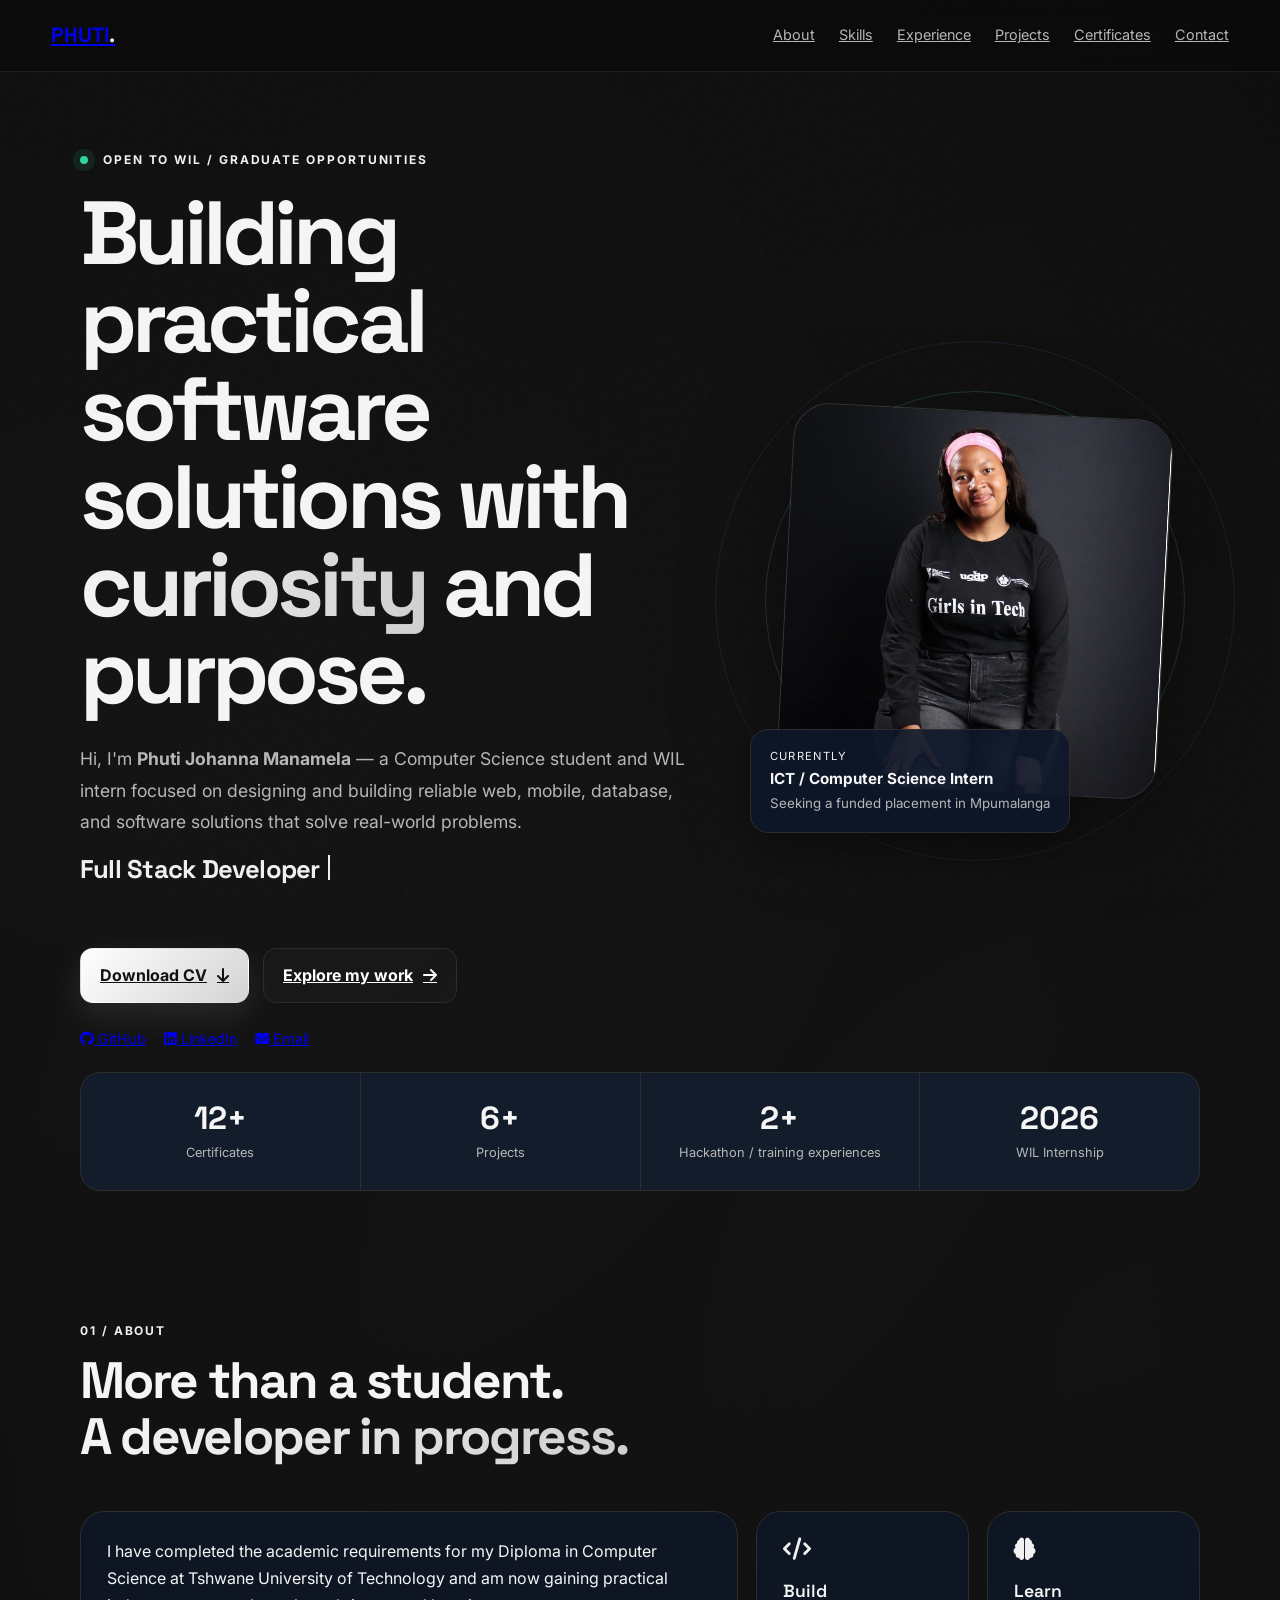
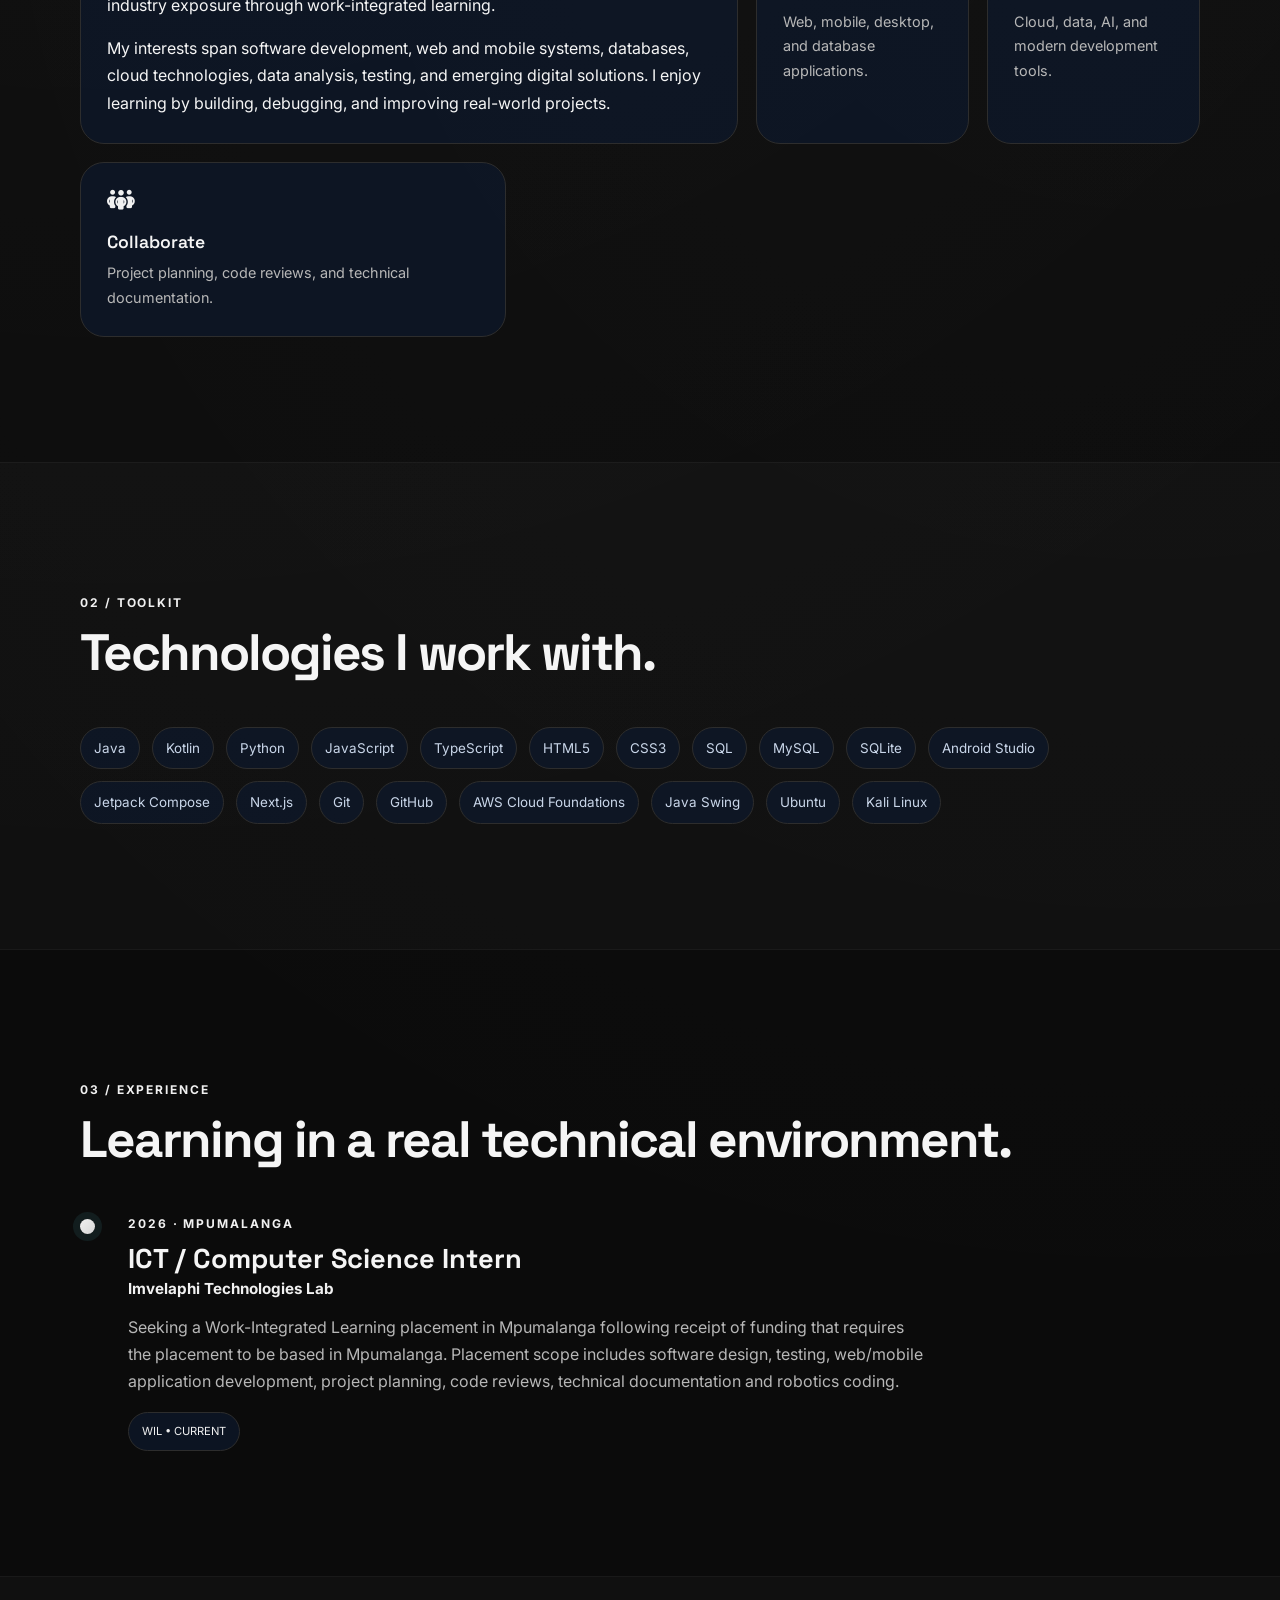
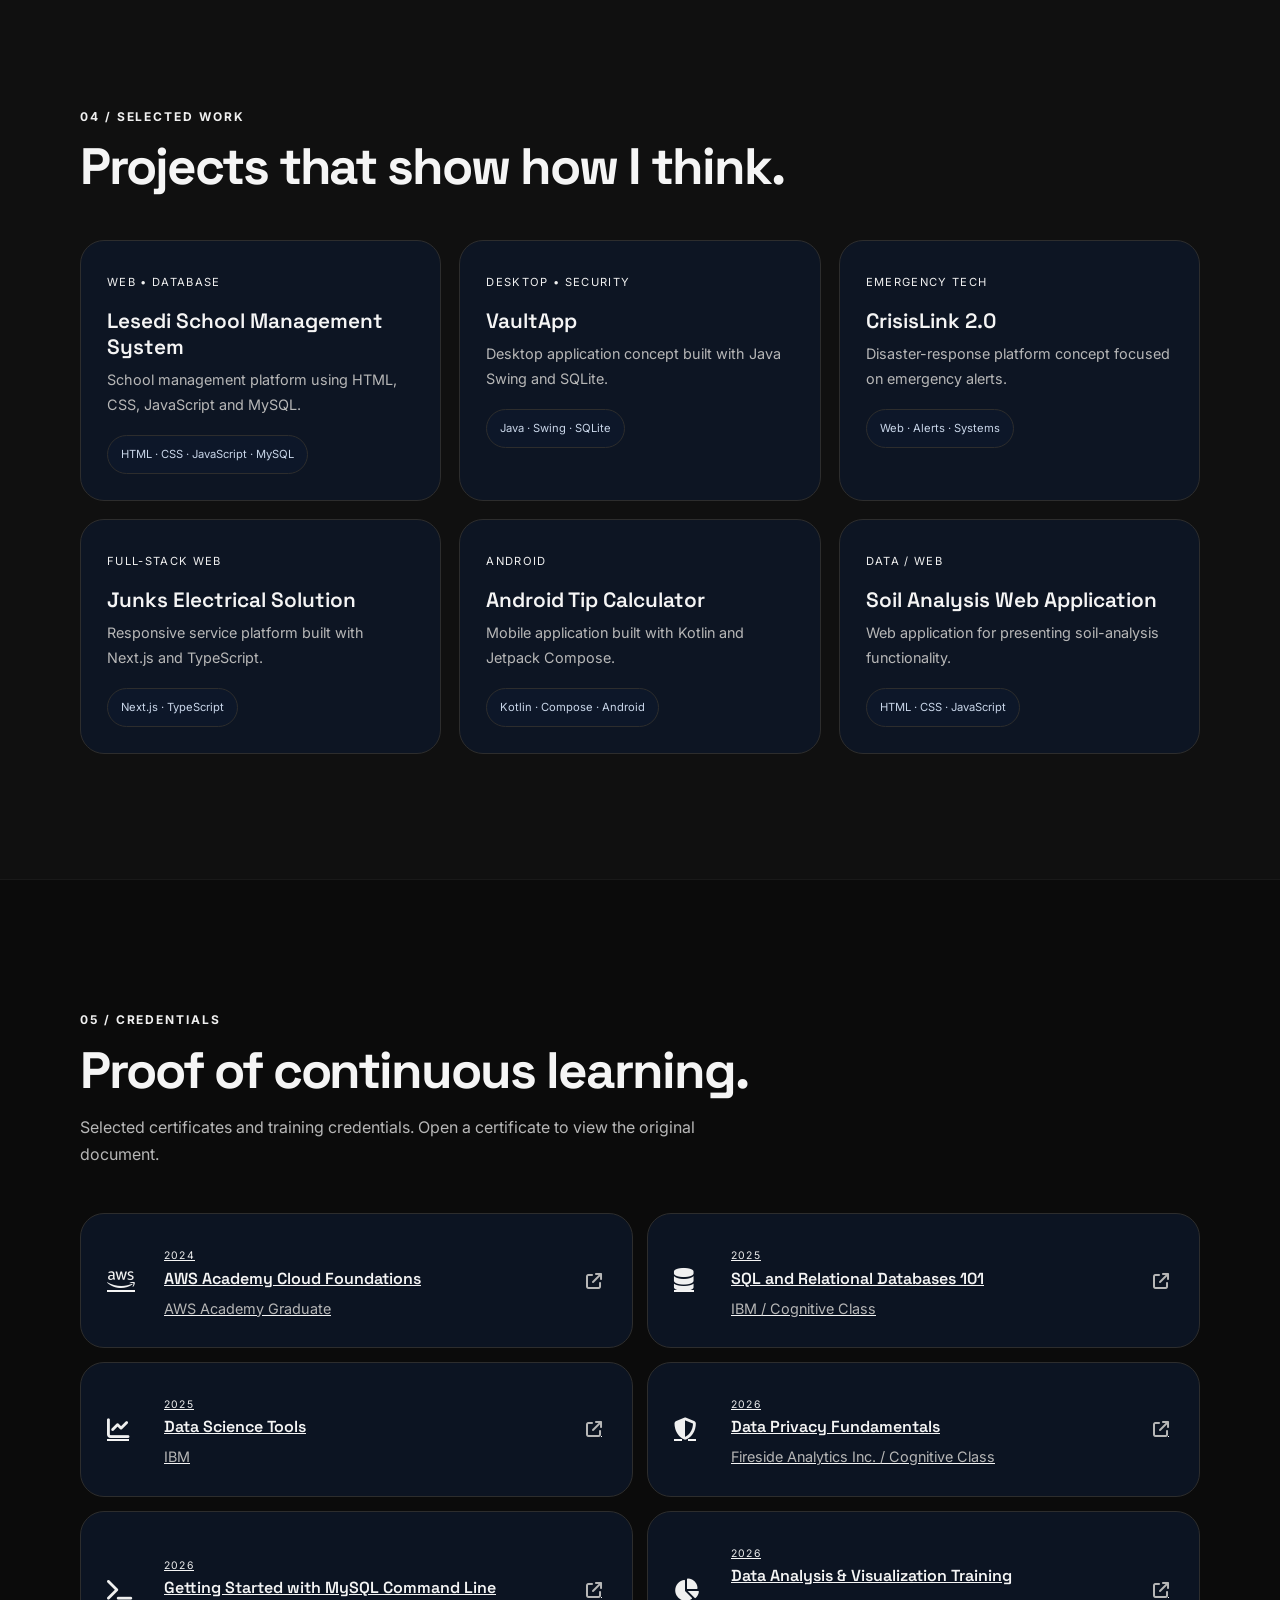
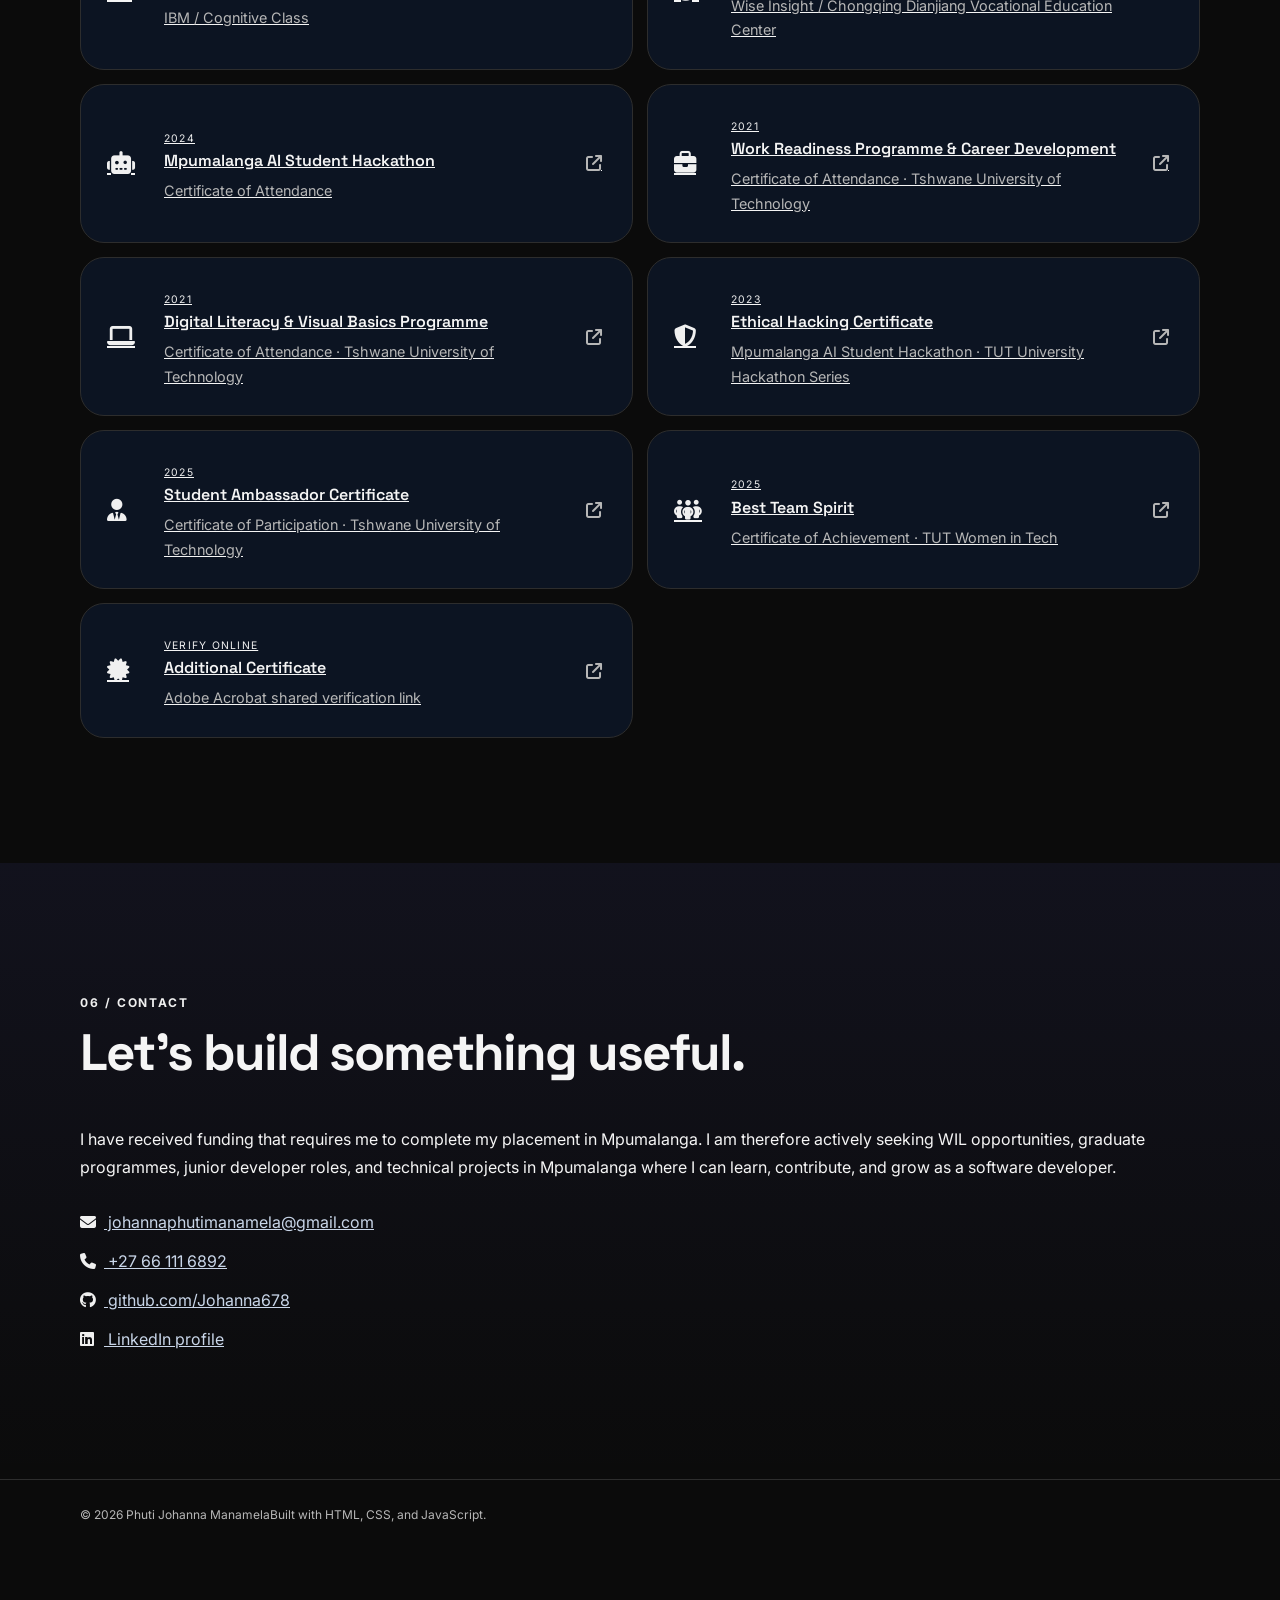
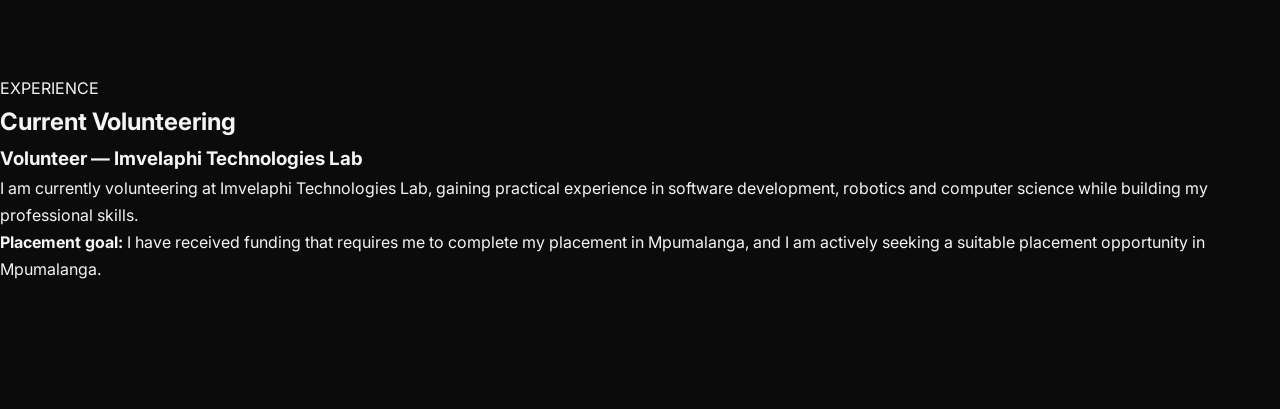
<file: index.html>
<!doctype html>
<html lang="en"><head>
<meta charset="utf-8"><meta name="viewport" content="width=device-width,initial-scale=1">
<title>Phuti Johanna Manamela | Software Developer</title>
<meta name="description" content="Portfolio of Phuti Johanna Manamela — Software Developer and ICT/Computer Science WIL Intern.">
<link rel="preconnect" href="https://fonts.googleapis.com"><link rel="preconnect" href="https://fonts.gstatic.com" crossorigin>
<link href="https://fonts.googleapis.com/css2?family=Inter:wght@400;500;600;700;800&family=Space+Grotesk:wght@500;600;700&display=swap" rel="stylesheet">
<link rel="stylesheet" href="style.css">
<link rel="stylesheet" href="https://cdnjs.cloudflare.com/ajax/libs/font-awesome/6.7.2/css/all.min.css">
</head><body>
<div class="noise"></div>
<header class="nav"><a class="brand" href="#home">PHUTI<span>.</span></a><button class="menu" aria-label="Open menu"><i class="fa-solid fa-bars"></i></button><nav><a href="#about">About</a><a href="#skills">Skills</a><a href="#experience">Experience</a><a href="#projects">Projects</a><a href="#certificates">Certificates</a><a href="#contact">Contact</a></nav></header>
<main>
<section id="home" class="hero wrap">
<div class="hero-copy"><div class="eyebrow"><span class="pulse"></span> OPEN TO WIL / GRADUATE OPPORTUNITIES</div><h1>Building practical software solutions with <em>curiosity</em> and purpose.</h1><p class="lead">Hi, I'm <strong>Phuti Johanna Manamela</strong> — a Computer Science student and WIL intern focused on designing and building reliable web, mobile, database, and software solutions that solve real-world problems.</p><h2 class="hero-text" aria-live="polite">Software Developer</h2><div class="actions"><a class="btn primary" href="Phuti_Johanna_Manamela_CV_Updated.pdf" download>Download CV <i class="fa-solid fa-arrow-down"></i></a><a class="btn ghost" href="#projects">Explore my work <i class="fa-solid fa-arrow-right"></i></a></div><div class="socials"><a href="https://github.com/Johanna678" target="_blank" rel="noreferrer"><i class="fa-brands fa-github"></i> GitHub</a><a href="https://www.linkedin.com/in/phuti-manamela-ab558535b" target="_blank" rel="noreferrer"><i class="fa-brands fa-linkedin"></i> LinkedIn</a><a href="mailto:johannaphutimanamela@gmail.com"><i class="fa-solid fa-envelope"></i> Email</a></div></div>
<div class="hero-card"><div class="orbit one"></div><div class="orbit two"></div><img src="profile.jpeg" alt="Phuti Johanna Manamela"><div class="floating-card"><span>Currently</span><strong>ICT / Computer Science Intern</strong><small>Seeking a funded placement in Mpumalanga</small></div></div>
</section>
<div class="cs-skills">

  

</div>
<section class="stats wrap"><div><strong>12+</strong><span>Certificates</span></div><div><strong>6+</strong><span>Projects</span></div><div><strong>2+</strong><span>Hackathon / training experiences</span></div><div><strong>2026</strong><span>WIL Internship</span></div></section>
<section id="about" class="wrap section"><div class="section-head"><span>01 / ABOUT</span><h2>More than a student.<br><em>A developer in progress.</em></h2></div><div class="about-grid"><div class="about-main"><p>I have completed the academic requirements for my Diploma in Computer Science at Tshwane University of Technology and am now gaining practical industry exposure through work-integrated learning.</p><p>My interests span software development, web and mobile systems, databases, cloud technologies, data analysis, testing, and emerging digital solutions. I enjoy learning by building, debugging, and improving real-world projects.</p></div><div class="about-card"><i class="fa-solid fa-code"></i><h3>Build</h3><p>Web, mobile, desktop, and database applications.</p></div><div class="about-card"><i class="fa-solid fa-brain"></i><h3>Learn</h3><p>Cloud, data, AI, and modern development tools.</p></div><div class="about-card"><i class="fa-solid fa-people-group"></i><h3>Collaborate</h3><p>Project planning, code reviews, and technical documentation.</p></div></div></section>
<section id="skills" class="section alt"><div class="wrap"><div class="section-head"><span>02 / TOOLKIT</span><h2>Technologies I work with.</h2></div><div class="skill-cloud"><span>Java</span><span>Kotlin</span><span>Python</span><span>JavaScript</span><span>TypeScript</span><span>HTML5</span><span>CSS3</span><span>SQL</span><span>MySQL</span><span>SQLite</span><span>Android Studio</span><span>Jetpack Compose</span><span>Next.js</span><span>Git</span><span>GitHub</span><span>AWS Cloud Foundations</span><span>Java Swing</span><span>Ubuntu</span><span>Kali Linux</span></div></div></section>
<section id="experience" class="wrap section"><div class="section-head"><span>03 / EXPERIENCE</span><h2>Learning in a real technical environment.</h2></div><div class="timeline"><article><div class="dot"></div><div><div class="meta">2026 · MPUMALANGA</div><h3>ICT / Computer Science Intern</h3><h4>Imvelaphi Technologies Lab</h4><p>Seeking a Work-Integrated Learning placement in Mpumalanga following receipt of funding that requires the placement to be based in Mpumalanga. Placement scope includes software design, testing, web/mobile application development, project planning, code reviews, technical documentation and robotics coding.</p><span class="tag">WIL • CURRENT</span></div></article></div></section>
<section id="projects" class="section alt"><div class="wrap"><div class="section-head"><span>04 / SELECTED WORK</span><h2>Projects that show how I think.</h2></div><div class="projects"><article><span>WEB • DATABASE</span><h3>Lesedi School Management System</h3><p>School management platform using HTML, CSS, JavaScript and MySQL.</p><div class="stack">HTML · CSS · JavaScript · MySQL</div></article><article><span>DESKTOP • SECURITY</span><h3>VaultApp</h3><p>Desktop application concept built with Java Swing and SQLite.</p><div class="stack">Java · Swing · SQLite</div></article><article><span>EMERGENCY TECH</span><h3>CrisisLink 2.0</h3><p>Disaster-response platform concept focused on emergency alerts.</p><div class="stack">Web · Alerts · Systems</div></article><article><span>FULL-STACK WEB</span><h3>Junks Electrical Solution</h3><p>Responsive service platform built with Next.js and TypeScript.</p><div class="stack">Next.js · TypeScript</div></article><article><span>ANDROID</span><h3>Android Tip Calculator</h3><p>Mobile application built with Kotlin and Jetpack Compose.</p><div class="stack">Kotlin · Compose · Android</div></article><article><span>DATA / WEB</span><h3>Soil Analysis Web Application</h3><p>Web application for presenting soil-analysis functionality.</p><div class="stack">HTML · CSS · JavaScript</div></article></div></div></section>
<section id="certificates" class="wrap section"><div class="section-head"><span>05 / CREDENTIALS</span><h2>Proof of continuous learning.</h2><p>Selected certificates and training credentials. Open a certificate to view the original document.</p></div><div class="cert-grid">
<a class="cert" href="certificates/aws-cloud-foundations.pdf" target="_blank"><i class="fa-brands fa-aws"></i><div><span>2024</span><h3>AWS Academy Cloud Foundations</h3><p>AWS Academy Graduate</p></div><i class="fa-solid fa-arrow-up-right-from-square"></i></a>
<a class="cert" href="certificates/sql-and-relational-databases-101.pdf" target="_blank"><i class="fa-solid fa-database"></i><div><span>2025</span><h3>SQL and Relational Databases 101</h3><p>IBM / Cognitive Class</p></div><i class="fa-solid fa-arrow-up-right-from-square"></i></a>
<a class="cert" href="certificates/data-science-tools.pdf" target="_blank"><i class="fa-solid fa-chart-line"></i><div><span>2025</span><h3>Data Science Tools</h3><p>IBM</p></div><i class="fa-solid fa-arrow-up-right-from-square"></i></a>
<a class="cert" href="certificates/data-privacy-fundamentals.pdf" target="_blank"><i class="fa-solid fa-shield-halved"></i><div><span>2026</span><h3>Data Privacy Fundamentals</h3><p>Fireside Analytics Inc. / Cognitive Class</p></div><i class="fa-solid fa-arrow-up-right-from-square"></i></a>
<a class="cert" href="certificates/mysql-command-line.pdf" target="_blank"><i class="fa-solid fa-terminal"></i><div><span>2026</span><h3>Getting Started with MySQL Command Line</h3><p>IBM / Cognitive Class</p></div><i class="fa-solid fa-arrow-up-right-from-square"></i></a>
<a class="cert" href="certificates/data-analysis-and-visualization.pdf" target="_blank"><i class="fa-solid fa-chart-pie"></i><div><span>2026</span><h3>Data Analysis & Visualization Training</h3><p>Wise Insight / Chongqing Dianjiang Vocational Education Center</p></div><i class="fa-solid fa-arrow-up-right-from-square"></i></a>
<a class="cert" href="certificates/maish-hackathon-2024.pdf" target="_blank"><i class="fa-solid fa-robot"></i><div><span>2024</span><h3>Mpumalanga AI Student Hackathon</h3><p>Certificate of Attendance</p></div><i class="fa-solid fa-arrow-up-right-from-square"></i></a>
<a class="cert" href="photo1.pdf" target="_blank"><i class="fa-solid fa-briefcase"></i><div><span>2021</span><h3>Work Readiness Programme & Career Development</h3><p>Certificate of Attendance · Tshwane University of Technology</p></div><i class="fa-solid fa-arrow-up-right-from-square"></i></a>
<a class="cert" href="photo2.pdf" target="_blank"><i class="fa-solid fa-laptop"></i><div><span>2021</span><h3>Digital Literacy & Visual Basics Programme</h3><p>Certificate of Attendance · Tshwane University of Technology</p></div><i class="fa-solid fa-arrow-up-right-from-square"></i></a>
<a class="cert" href="photo3.pdf" target="_blank"><i class="fa-solid fa-shield-halved"></i><div><span>2023</span><h3>Ethical Hacking Certificate</h3><p>Mpumalanga AI Student Hackathon · TUT University Hackathon Series</p></div><i class="fa-solid fa-arrow-up-right-from-square"></i></a>
<a class="cert" href="photo4.pdf" target="_blank"><i class="fa-solid fa-user-tie"></i><div><span>2025</span><h3>Student Ambassador Certificate</h3><p>Certificate of Participation · Tshwane University of Technology</p></div><i class="fa-solid fa-arrow-up-right-from-square"></i></a>
<a class="cert" href="photo5.pdf" target="_blank"><i class="fa-solid fa-people-group"></i><div><span>2025</span><h3>Best Team Spirit</h3><p>Certificate of Achievement · TUT Women in Tech</p></div><i class="fa-solid fa-arrow-up-right-from-square"></i></a>
<a class="cert" href="https://acrobat.adobe.com/id/urn:aaid:sc:EU:41364605-640a-4fb8-b162-2bc2989ba6f7" target="_blank" rel="noreferrer"><i class="fa-solid fa-certificate"></i><div><span>VERIFY ONLINE</span><h3>Additional Certificate</h3><p>Adobe Acrobat shared verification link</p></div><i class="fa-solid fa-arrow-up-right-from-square"></i></a>
</div></section>
<section id="contact" class="contact section"><div class="wrap"><div class="section-head"><span>06 / CONTACT</span><h2>Let's build something useful.</h2></div><p>I have received funding that requires me to complete my placement in Mpumalanga. I am therefore actively seeking WIL opportunities, graduate programmes, junior developer roles, and technical projects in Mpumalanga where I can learn, contribute, and grow as a software developer.</p><div class="contact-links"><a href="mailto:johannaphutimanamela@gmail.com"><i class="fa-solid fa-envelope"></i> johannaphutimanamela@gmail.com</a><a href="tel:+27661116892"><i class="fa-solid fa-phone"></i> +27 66 111 6892</a><a href="https://github.com/Johanna678" target="_blank"><i class="fa-brands fa-github"></i> github.com/Johanna678</a><a href="https://www.linkedin.com/in/phuti-manamela-ab558535b" target="_blank"><i class="fa-brands fa-linkedin"></i> LinkedIn profile</a></div></div></section>
</main><footer><div class="wrap"><span>© 2026 Phuti Johanna Manamela</span><span>Built with HTML, CSS, and JavaScript.</span></div></footer>
<script src="script.js"></script>

<section class="section">
  <div class="section-title"><span>EXPERIENCE</span><h2>Current Volunteering</h2></div>
  <div class="card">
    <h3>Volunteer — Imvelaphi Technologies Lab</h3>
    <p>I am currently volunteering at Imvelaphi Technologies Lab, gaining practical experience in software development, robotics and computer science while building my professional skills.</p>
    <p><strong>Placement goal:</strong> I have received funding that requires me to complete my placement in Mpumalanga, and I am actively seeking a suitable placement opportunity in Mpumalanga.</p>
  </div>
</section>

</body></html>
</file>
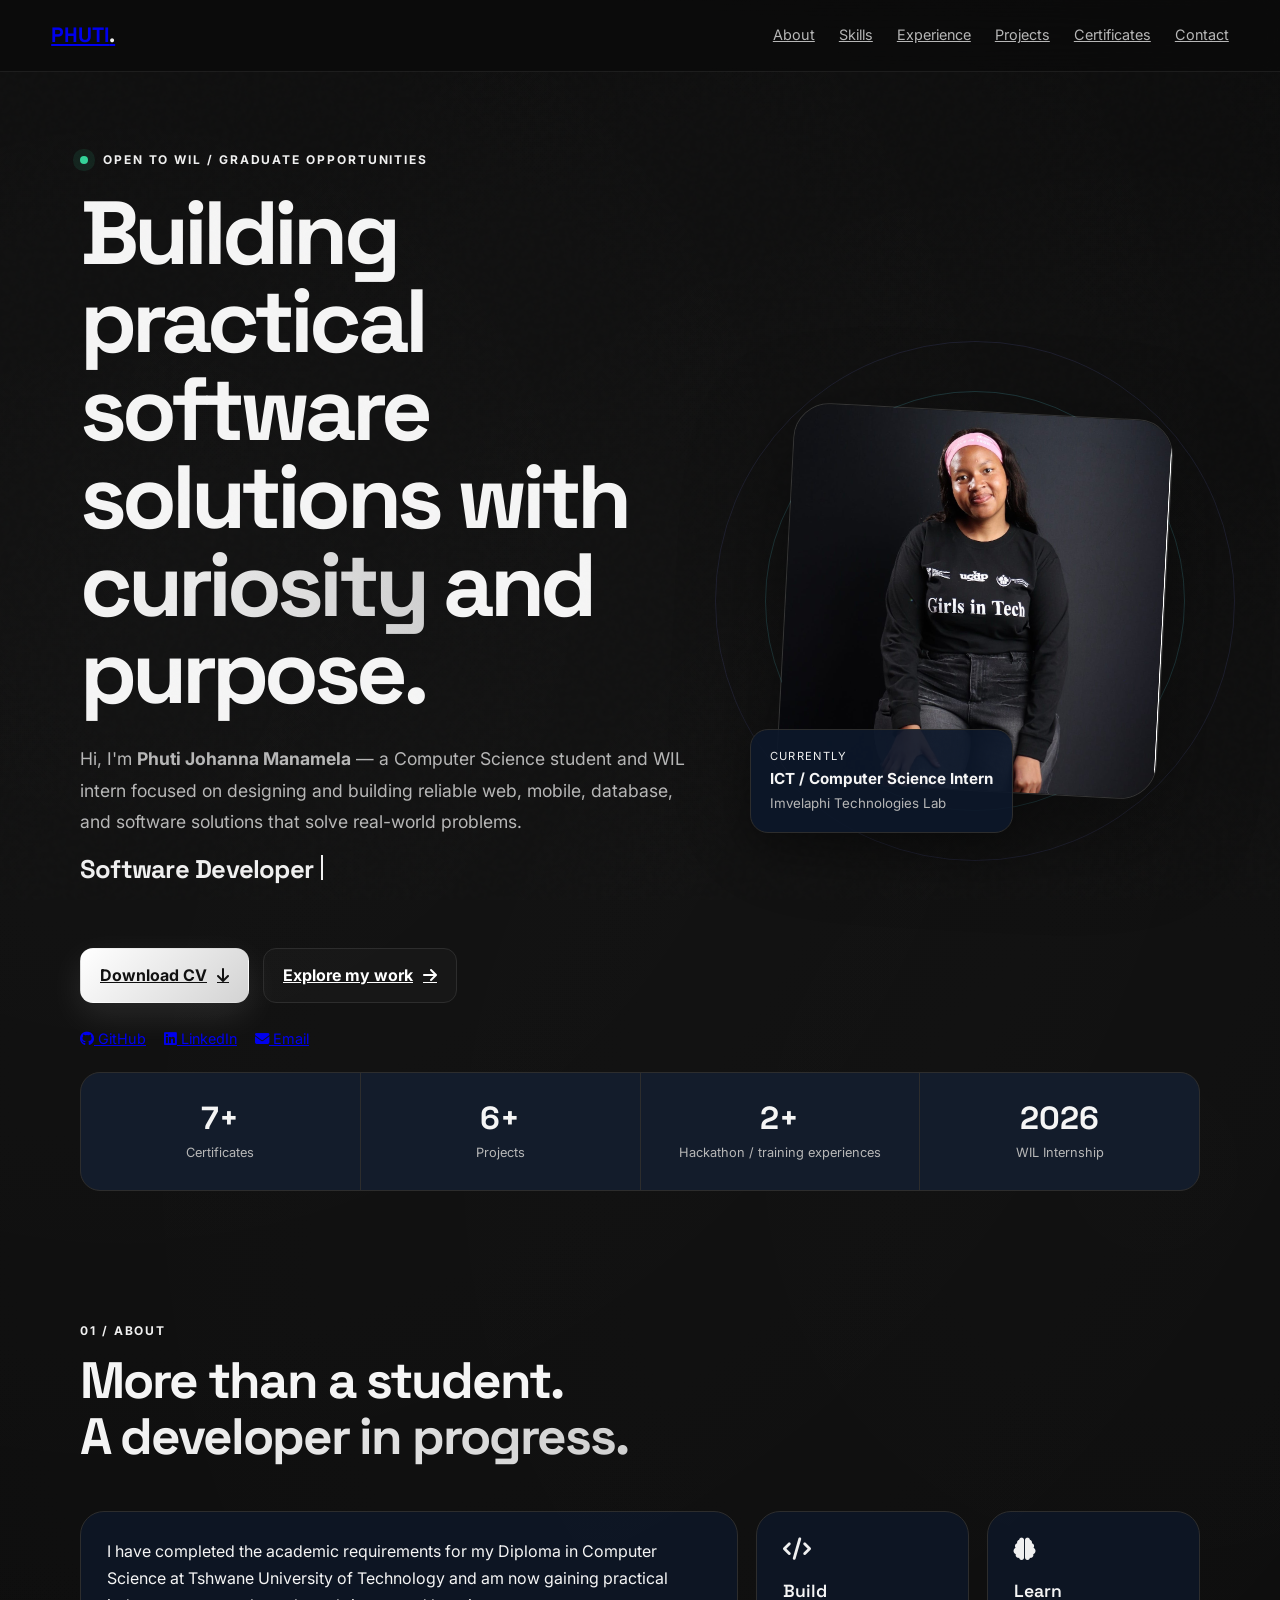
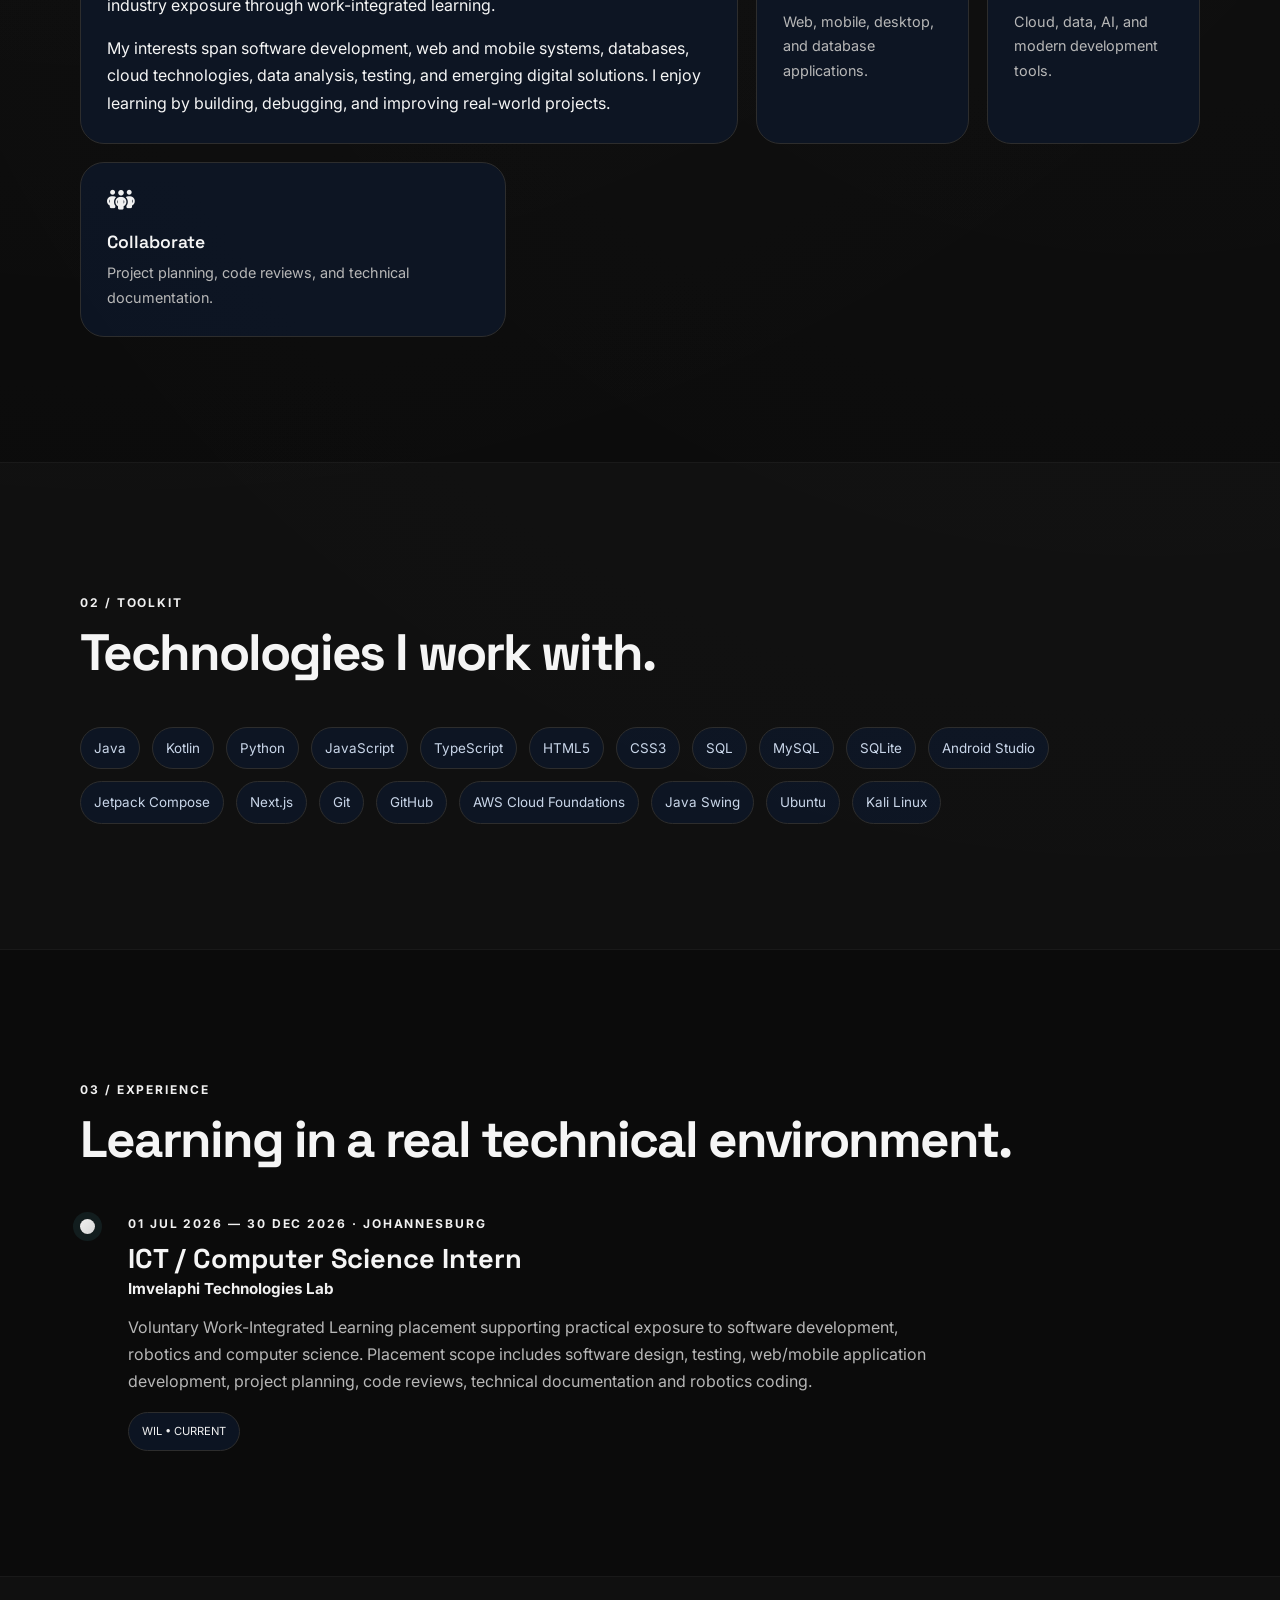
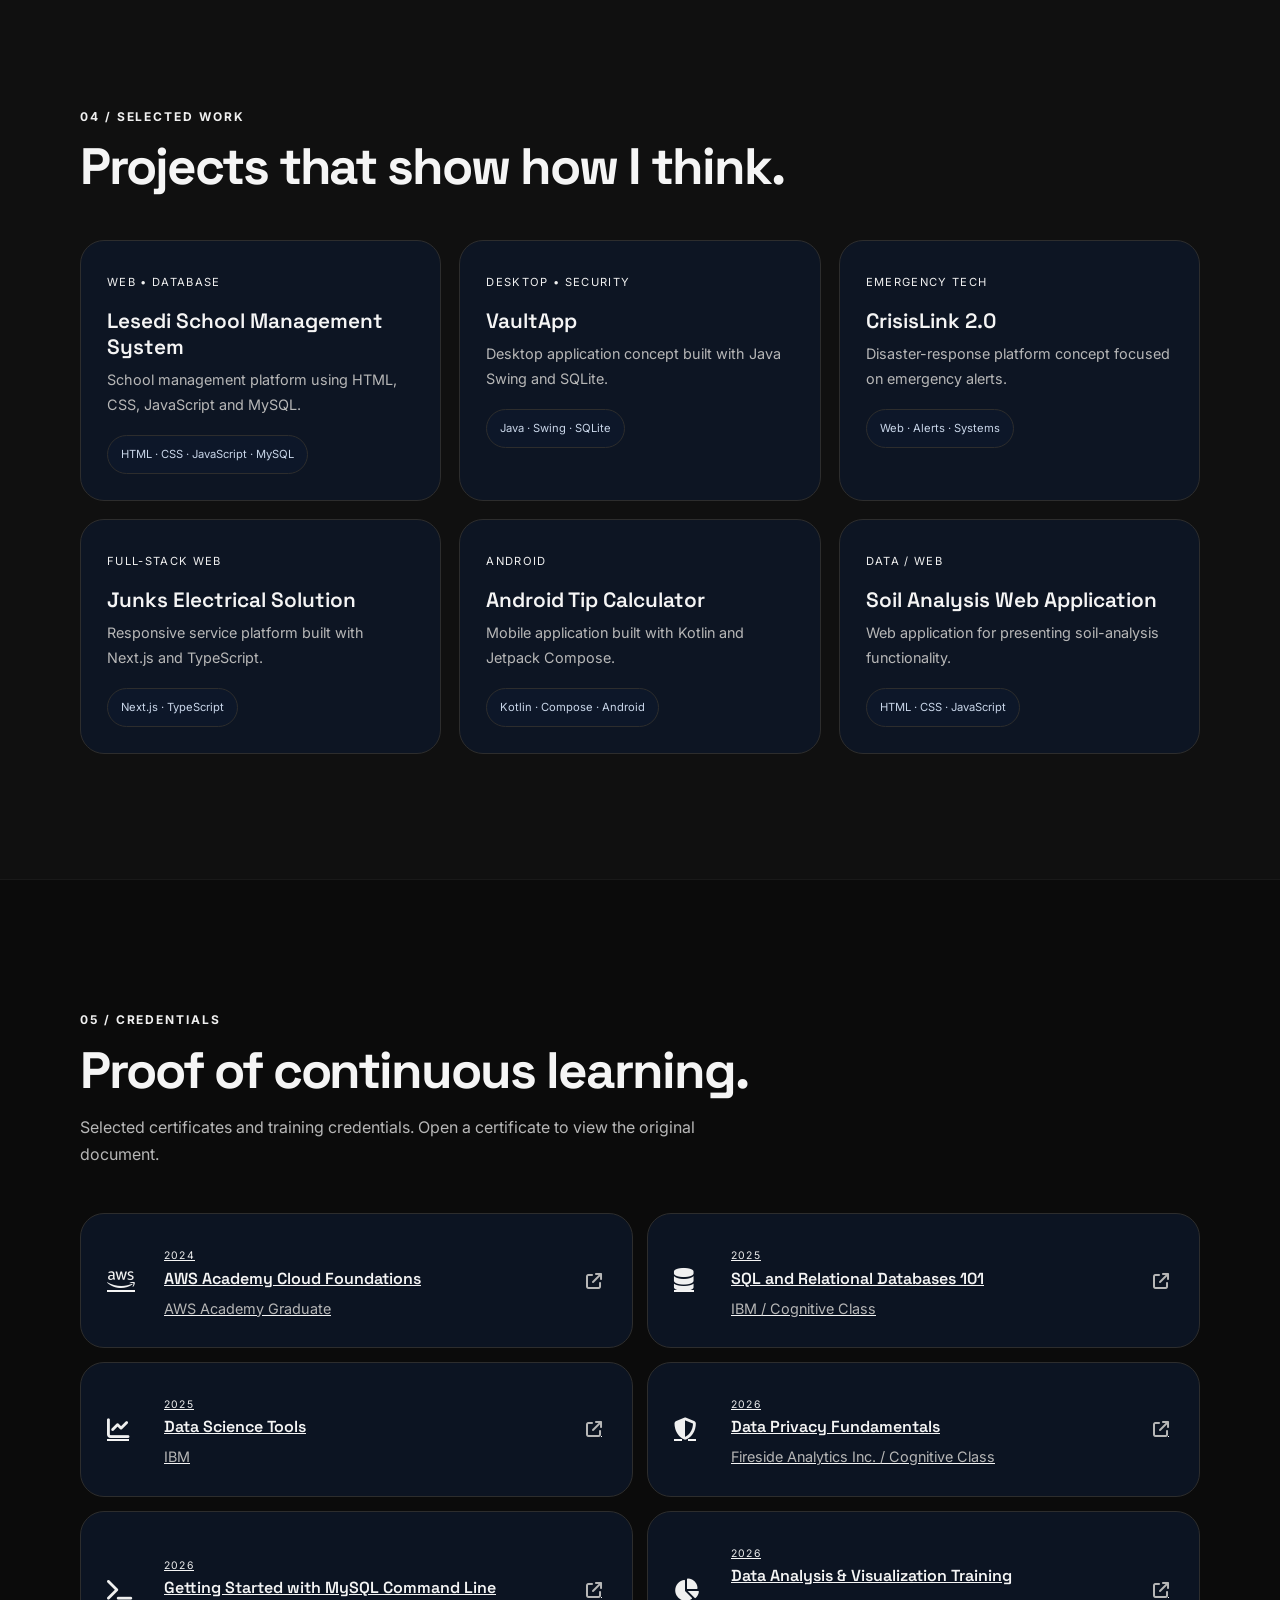
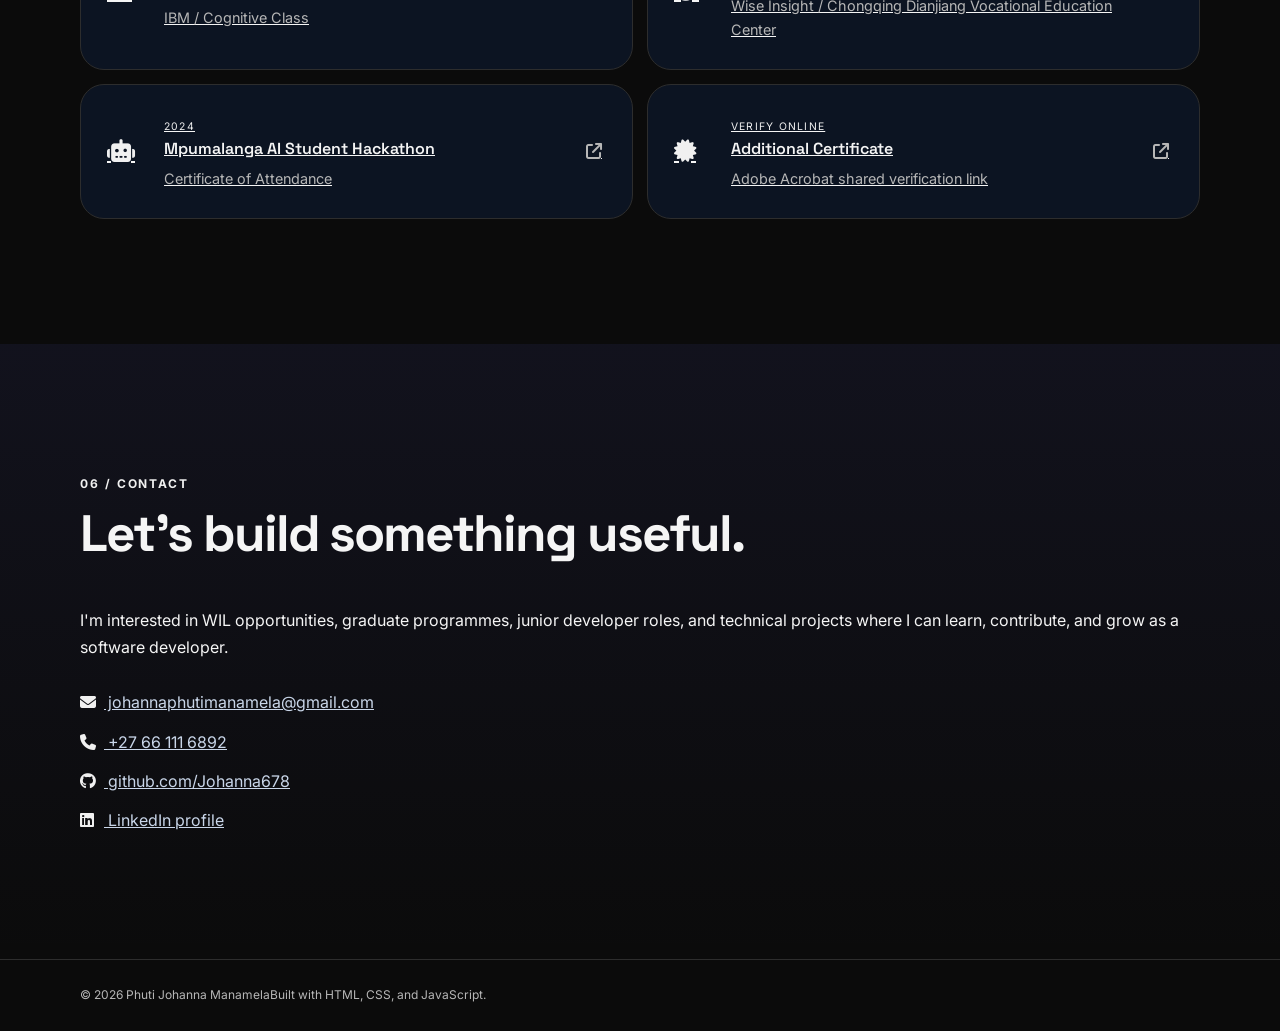
<file: Phuti_Manamela_Updated_Portfolio/Phuti_Manamela_Impressive_Portfolio/index.html>
<!doctype html>
<html lang="en"><head>
<meta charset="utf-8"><meta name="viewport" content="width=device-width,initial-scale=1">
<title>Phuti Johanna Manamela | Software Developer</title>
<meta name="description" content="Portfolio of Phuti Johanna Manamela — Software Developer and ICT/Computer Science WIL Intern.">
<link rel="preconnect" href="https://fonts.googleapis.com"><link rel="preconnect" href="https://fonts.gstatic.com" crossorigin>
<link href="https://fonts.googleapis.com/css2?family=Inter:wght@400;500;600;700;800&family=Space+Grotesk:wght@500;600;700&display=swap" rel="stylesheet">
<link rel="stylesheet" href="style.css">
<link rel="stylesheet" href="https://cdnjs.cloudflare.com/ajax/libs/font-awesome/6.7.2/css/all.min.css">
</head><body>
<div class="noise"></div>
<header class="nav"><a class="brand" href="#home">PHUTI<span>.</span></a><button class="menu" aria-label="Open menu"><i class="fa-solid fa-bars"></i></button><nav><a href="#about">About</a><a href="#skills">Skills</a><a href="#experience">Experience</a><a href="#projects">Projects</a><a href="#certificates">Certificates</a><a href="#contact">Contact</a></nav></header>
<main>
<section id="home" class="hero wrap">
<div class="hero-copy"><div class="eyebrow"><span class="pulse"></span> OPEN TO WIL / GRADUATE OPPORTUNITIES</div><h1>Building practical software solutions with <em>curiosity</em> and purpose.</h1><p class="lead">Hi, I'm <strong>Phuti Johanna Manamela</strong> — a Computer Science student and WIL intern focused on designing and building reliable web, mobile, database, and software solutions that solve real-world problems.</p><h2 class="hero-text" aria-live="polite">Software Developer</h2><div class="actions"><a class="btn primary" href="Phuti_Johanna_Manamela_CV_Updated.pdf" download>Download CV <i class="fa-solid fa-arrow-down"></i></a><a class="btn ghost" href="#projects">Explore my work <i class="fa-solid fa-arrow-right"></i></a></div><div class="socials"><a href="https://github.com/Johanna678" target="_blank" rel="noreferrer"><i class="fa-brands fa-github"></i> GitHub</a><a href="https://www.linkedin.com/in/phuti-manamela-ab558535b" target="_blank" rel="noreferrer"><i class="fa-brands fa-linkedin"></i> LinkedIn</a><a href="mailto:johannaphutimanamela@gmail.com"><i class="fa-solid fa-envelope"></i> Email</a></div></div>
<div class="hero-card"><div class="orbit one"></div><div class="orbit two"></div><img src="profile.jpeg" alt="Phuti Johanna Manamela"><div class="floating-card"><span>Currently</span><strong>ICT / Computer Science Intern</strong><small>Imvelaphi Technologies Lab</small></div></div>
</section>
<div class="cs-skills">

  

</div>
<section class="stats wrap"><div><strong>7+</strong><span>Certificates</span></div><div><strong>6+</strong><span>Projects</span></div><div><strong>2+</strong><span>Hackathon / training experiences</span></div><div><strong>2026</strong><span>WIL Internship</span></div></section>
<section id="about" class="wrap section"><div class="section-head"><span>01 / ABOUT</span><h2>More than a student.<br><em>A developer in progress.</em></h2></div><div class="about-grid"><div class="about-main"><p>I have completed the academic requirements for my Diploma in Computer Science at Tshwane University of Technology and am now gaining practical industry exposure through work-integrated learning.</p><p>My interests span software development, web and mobile systems, databases, cloud technologies, data analysis, testing, and emerging digital solutions. I enjoy learning by building, debugging, and improving real-world projects.</p></div><div class="about-card"><i class="fa-solid fa-code"></i><h3>Build</h3><p>Web, mobile, desktop, and database applications.</p></div><div class="about-card"><i class="fa-solid fa-brain"></i><h3>Learn</h3><p>Cloud, data, AI, and modern development tools.</p></div><div class="about-card"><i class="fa-solid fa-people-group"></i><h3>Collaborate</h3><p>Project planning, code reviews, and technical documentation.</p></div></div></section>
<section id="skills" class="section alt"><div class="wrap"><div class="section-head"><span>02 / TOOLKIT</span><h2>Technologies I work with.</h2></div><div class="skill-cloud"><span>Java</span><span>Kotlin</span><span>Python</span><span>JavaScript</span><span>TypeScript</span><span>HTML5</span><span>CSS3</span><span>SQL</span><span>MySQL</span><span>SQLite</span><span>Android Studio</span><span>Jetpack Compose</span><span>Next.js</span><span>Git</span><span>GitHub</span><span>AWS Cloud Foundations</span><span>Java Swing</span><span>Ubuntu</span><span>Kali Linux</span></div></div></section>
<section id="experience" class="wrap section"><div class="section-head"><span>03 / EXPERIENCE</span><h2>Learning in a real technical environment.</h2></div><div class="timeline"><article><div class="dot"></div><div><div class="meta">01 JUL 2026 — 30 DEC 2026 · JOHANNESBURG</div><h3>ICT / Computer Science Intern</h3><h4>Imvelaphi Technologies Lab</h4><p>Voluntary Work-Integrated Learning placement supporting practical exposure to software development, robotics and computer science. Placement scope includes software design, testing, web/mobile application development, project planning, code reviews, technical documentation and robotics coding.</p><span class="tag">WIL • CURRENT</span></div></article></div></section>
<section id="projects" class="section alt"><div class="wrap"><div class="section-head"><span>04 / SELECTED WORK</span><h2>Projects that show how I think.</h2></div><div class="projects"><article><span>WEB • DATABASE</span><h3>Lesedi School Management System</h3><p>School management platform using HTML, CSS, JavaScript and MySQL.</p><div class="stack">HTML · CSS · JavaScript · MySQL</div></article><article><span>DESKTOP • SECURITY</span><h3>VaultApp</h3><p>Desktop application concept built with Java Swing and SQLite.</p><div class="stack">Java · Swing · SQLite</div></article><article><span>EMERGENCY TECH</span><h3>CrisisLink 2.0</h3><p>Disaster-response platform concept focused on emergency alerts.</p><div class="stack">Web · Alerts · Systems</div></article><article><span>FULL-STACK WEB</span><h3>Junks Electrical Solution</h3><p>Responsive service platform built with Next.js and TypeScript.</p><div class="stack">Next.js · TypeScript</div></article><article><span>ANDROID</span><h3>Android Tip Calculator</h3><p>Mobile application built with Kotlin and Jetpack Compose.</p><div class="stack">Kotlin · Compose · Android</div></article><article><span>DATA / WEB</span><h3>Soil Analysis Web Application</h3><p>Web application for presenting soil-analysis functionality.</p><div class="stack">HTML · CSS · JavaScript</div></article></div></div></section>
<section id="certificates" class="wrap section"><div class="section-head"><span>05 / CREDENTIALS</span><h2>Proof of continuous learning.</h2><p>Selected certificates and training credentials. Open a certificate to view the original document.</p></div><div class="cert-grid">
<a class="cert" href="certificates/aws-cloud-foundations.pdf" target="_blank"><i class="fa-brands fa-aws"></i><div><span>2024</span><h3>AWS Academy Cloud Foundations</h3><p>AWS Academy Graduate</p></div><i class="fa-solid fa-arrow-up-right-from-square"></i></a>
<a class="cert" href="certificates/sql-and-relational-databases-101.pdf" target="_blank"><i class="fa-solid fa-database"></i><div><span>2025</span><h3>SQL and Relational Databases 101</h3><p>IBM / Cognitive Class</p></div><i class="fa-solid fa-arrow-up-right-from-square"></i></a>
<a class="cert" href="certificates/data-science-tools.pdf" target="_blank"><i class="fa-solid fa-chart-line"></i><div><span>2025</span><h3>Data Science Tools</h3><p>IBM</p></div><i class="fa-solid fa-arrow-up-right-from-square"></i></a>
<a class="cert" href="certificates/data-privacy-fundamentals.pdf" target="_blank"><i class="fa-solid fa-shield-halved"></i><div><span>2026</span><h3>Data Privacy Fundamentals</h3><p>Fireside Analytics Inc. / Cognitive Class</p></div><i class="fa-solid fa-arrow-up-right-from-square"></i></a>
<a class="cert" href="certificates/mysql-command-line.pdf" target="_blank"><i class="fa-solid fa-terminal"></i><div><span>2026</span><h3>Getting Started with MySQL Command Line</h3><p>IBM / Cognitive Class</p></div><i class="fa-solid fa-arrow-up-right-from-square"></i></a>
<a class="cert" href="certificates/data-analysis-and-visualization.pdf" target="_blank"><i class="fa-solid fa-chart-pie"></i><div><span>2026</span><h3>Data Analysis & Visualization Training</h3><p>Wise Insight / Chongqing Dianjiang Vocational Education Center</p></div><i class="fa-solid fa-arrow-up-right-from-square"></i></a>
<a class="cert" href="certificates/maish-hackathon-2024.pdf" target="_blank"><i class="fa-solid fa-robot"></i><div><span>2024</span><h3>Mpumalanga AI Student Hackathon</h3><p>Certificate of Attendance</p></div><i class="fa-solid fa-arrow-up-right-from-square"></i></a>
<a class="cert" href="https://acrobat.adobe.com/id/urn:aaid:sc:EU:41364605-640a-4fb8-b162-2bc2989ba6f7" target="_blank" rel="noreferrer"><i class="fa-solid fa-certificate"></i><div><span>VERIFY ONLINE</span><h3>Additional Certificate</h3><p>Adobe Acrobat shared verification link</p></div><i class="fa-solid fa-arrow-up-right-from-square"></i></a>
</div></section>
<section id="contact" class="contact section"><div class="wrap"><div class="section-head"><span>06 / CONTACT</span><h2>Let's build something useful.</h2></div><p>I'm interested in WIL opportunities, graduate programmes, junior developer roles, and technical projects where I can learn, contribute, and grow as a software developer.</p><div class="contact-links"><a href="mailto:johannaphutimanamela@gmail.com"><i class="fa-solid fa-envelope"></i> johannaphutimanamela@gmail.com</a><a href="tel:+27661116892"><i class="fa-solid fa-phone"></i> +27 66 111 6892</a><a href="https://github.com/Johanna678" target="_blank"><i class="fa-brands fa-github"></i> github.com/Johanna678</a><a href="https://www.linkedin.com/in/phuti-manamela-ab558535b" target="_blank"><i class="fa-brands fa-linkedin"></i> LinkedIn profile</a></div></div></section>
</main><footer><div class="wrap"><span>© 2026 Phuti Johanna Manamela</span><span>Built with HTML, CSS, and JavaScript.</span></div></footer>
<script src="script.js"></script>
</body></html>
</file>
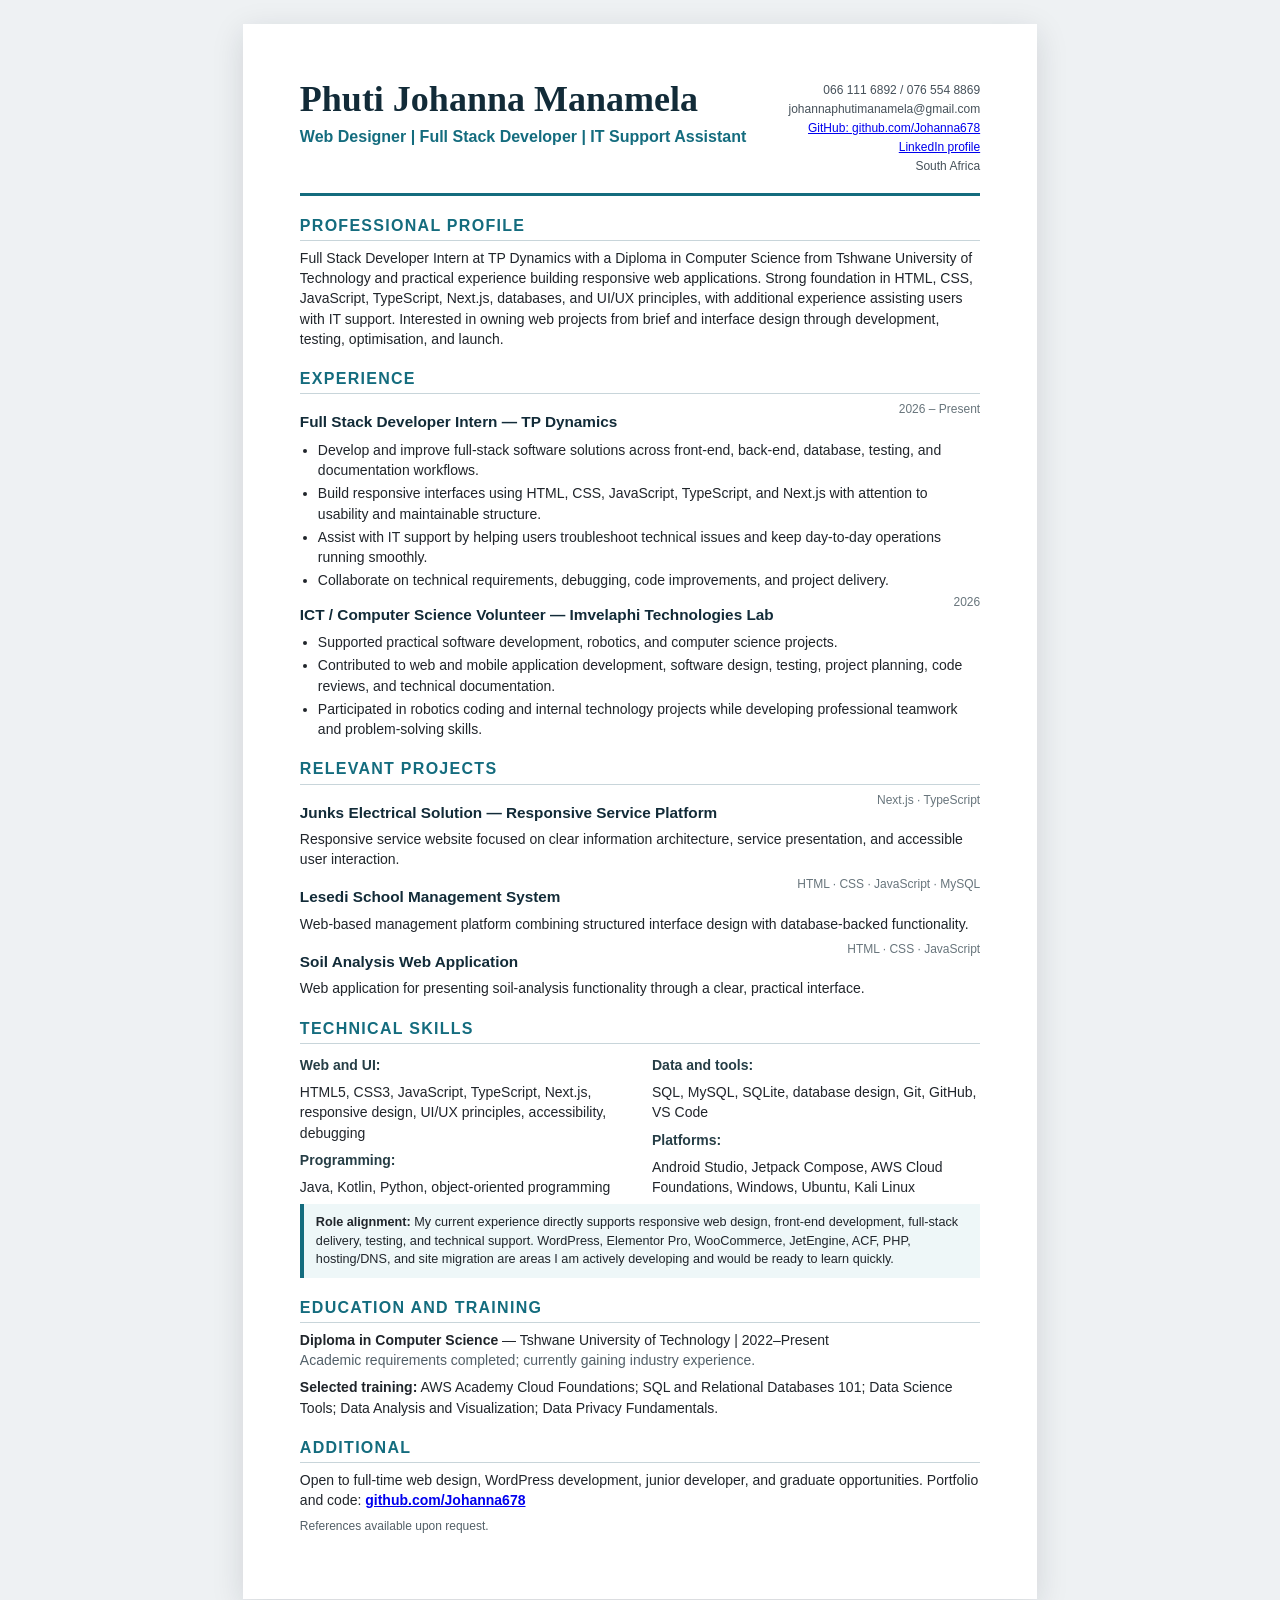
<file: cv-web-designer.html>
<!doctype html>
<html lang="en">
<head>
<meta charset="utf-8">
<meta name="viewport" content="width=device-width,initial-scale=1">
<title>Phuti Johanna Manamela | Web Designer and Developer CV</title>
<style>
@page{size:A4;margin:14mm}*{box-sizing:border-box}body{margin:0;color:#20252b;background:#eef1f3;font:10.5pt/1.45 Arial,sans-serif}.page{width:210mm;min-height:297mm;margin:24px auto;padding:15mm;background:#fff;box-shadow:0 8px 30px #17202b22}header{display:flex;justify-content:space-between;gap:24px;border-bottom:3px solid #146c7e;padding-bottom:16px}h1{margin:0;color:#122b38;font:700 27pt/1.05 Georgia,serif}header p{margin:7px 0 0;color:#146c7e;font-size:12pt;font-weight:700}.contact{text-align:right;color:#46515a;font-size:9pt;line-height:1.6}h2{margin:18px 0 7px;color:#146c7e;border-bottom:1px solid #c8d5da;padding-bottom:3px;font-size:12pt;letter-spacing:.08em;text-transform:uppercase}h3{margin:10px 0 1px;color:#122b38;font-size:11.5pt}p{margin:4px 0 7px}.role{display:flex;justify-content:space-between;gap:15px}.date{color:#68757c;white-space:nowrap;font-size:9pt}.muted{color:#526069}.cols{display:grid;grid-template-columns:1fr 1fr;gap:24px}ul{margin:5px 0 0;padding-left:18px}li{margin:3px 0}.tags{color:#263e46;font-weight:700}.note{background:#eef7f8;border-left:4px solid #146c7e;padding:9px 12px;font-size:9.5pt}.small{font-size:9pt;color:#536068}@media print{body{background:#fff}.page{width:auto;min-height:auto;margin:0;padding:0;box-shadow:none}}@media(max-width:800px){.page{width:100%;margin:0;padding:24px}.contact{text-align:left}header,.role{display:block}.cols{grid-template-columns:1fr}}
</style>
</head>
<body><main class="page">
<header><div><h1>Phuti Johanna Manamela</h1><p>Web Designer | Full Stack Developer | IT Support Assistant</p></div><div class="contact">066 111 6892 / 076 554 8869<br>johannaphutimanamela@gmail.com<br><a href="https://github.com/Johanna678" target="_blank">GitHub: github.com/Johanna678</a><br><a href="https://www.linkedin.com/in/phuti-manamela-ab558535b" target="_blank">LinkedIn profile</a><br>South Africa</div></header>
<h2>Professional Profile</h2>
<p>Full Stack Developer Intern at TP Dynamics with a Diploma in Computer Science from Tshwane University of Technology and practical experience building responsive web applications. Strong foundation in HTML, CSS, JavaScript, TypeScript, Next.js, databases, and UI/UX principles, with additional experience assisting users with IT support. Interested in owning web projects from brief and interface design through development, testing, optimisation, and launch.</p>
<h2>Experience</h2>
<div class="role"><h3>Full Stack Developer Intern — TP Dynamics</h3><span class="date">2026 – Present</span></div>
<ul><li>Develop and improve full-stack software solutions across front-end, back-end, database, testing, and documentation workflows.</li><li>Build responsive interfaces using HTML, CSS, JavaScript, TypeScript, and Next.js with attention to usability and maintainable structure.</li><li>Assist with IT support by helping users troubleshoot technical issues and keep day-to-day operations running smoothly.</li><li>Collaborate on technical requirements, debugging, code improvements, and project delivery.</li></ul>
<div class="role"><h3>ICT / Computer Science Volunteer — Imvelaphi Technologies Lab</h3><span class="date">2026</span></div>
<ul><li>Supported practical software development, robotics, and computer science projects.</li><li>Contributed to web and mobile application development, software design, testing, project planning, code reviews, and technical documentation.</li><li>Participated in robotics coding and internal technology projects while developing professional teamwork and problem-solving skills.</li></ul>
<h2>Relevant Projects</h2>
<div class="role"><h3>Junks Electrical Solution — Responsive Service Platform</h3><span class="date">Next.js · TypeScript</span></div><p>Responsive service website focused on clear information architecture, service presentation, and accessible user interaction.</p>
<div class="role"><h3>Lesedi School Management System</h3><span class="date">HTML · CSS · JavaScript · MySQL</span></div><p>Web-based management platform combining structured interface design with database-backed functionality.</p>
<div class="role"><h3>Soil Analysis Web Application</h3><span class="date">HTML · CSS · JavaScript</span></div><p>Web application for presenting soil-analysis functionality through a clear, practical interface.</p>
<h2>Technical Skills</h2><div class="cols"><div><p class="tags">Web and UI: </p><p>HTML5, CSS3, JavaScript, TypeScript, Next.js, responsive design, UI/UX principles, accessibility, debugging</p><p class="tags">Programming: </p><p>Java, Kotlin, Python, object-oriented programming</p></div><div><p class="tags">Data and tools: </p><p>SQL, MySQL, SQLite, database design, Git, GitHub, VS Code</p><p class="tags">Platforms: </p><p>Android Studio, Jetpack Compose, AWS Cloud Foundations, Windows, Ubuntu, Kali Linux</p></div></div>
<div class="note"><strong>Role alignment:</strong> My current experience directly supports responsive web design, front-end development, full-stack delivery, testing, and technical support. WordPress, Elementor Pro, WooCommerce, JetEngine, ACF, PHP, hosting/DNS, and site migration are areas I am actively developing and would be ready to learn quickly.</div>
<h2>Education and Training</h2><p><strong>Diploma in Computer Science</strong> — Tshwane University of Technology | 2022–Present<br><span class="muted">Academic requirements completed; currently gaining industry experience.</span></p><p><strong>Selected training:</strong> AWS Academy Cloud Foundations; SQL and Relational Databases 101; Data Science Tools; Data Analysis and Visualization; Data Privacy Fundamentals.</p>
<h2>Additional</h2><p>Open to full-time web design, WordPress development, junior developer, and graduate opportunities. Portfolio and code: <a href="https://github.com/Johanna678" target="_blank"><strong>github.com/Johanna678</strong></a></p><p class="small">References available upon request.</p>
</main></body></html>
</file>
<file: style.css>
:root{--bg:#0b0b0b;--panel:#121212;--panel2:#1b1b1b;--text:#f5f5f5;--muted:#b7b7b7;--line:#2d2d2d;--accent:#f0f0f0;--accent2:#d7d7d7;--white:#fff;--radius:24px}*{box-sizing:border-box;margin:0;padding:0}html{scroll-behavior:smooth}body{font-family:Inter,system-ui,sans-serif;background:radial-gradient(circle at 10% 10%,rgba(255,255,255,.03),transparent 30%),radial-gradient(circle at 90% 20%,rgba(255,255,255,.02),transparent 30%),var(--bg);color:var(--text);line-height:1.7;overflow-x:hidden}.noise{position:fixed;inset:0;pointer-events:none;opacity:.04;background-image:url("data:image/svg+xml,%3Csvg viewBox='0 0 160 160' xmlns='http://www.w3.org/2000/svg'%3E%3Cfilter id='n'%3E%3CfeTurbulence type='fractalNoise' baseFrequency='.9' numOctaves='4' stitchTiles='stitch'/%3E%3C/filter%3E%3Crect width='100%25' height='100%25' filter='url(%23n)' opacity='.4'/%3E%3C/svg%3E")}.wrap{width:min(1120px,92%);margin:auto}.nav{position:fixed;top:0;left:0;right:0;z-index:20;display:flex;align-items:center;justify-content:space-between;padding:18px 4%;background:rgba(11,11,11,.8);backdrop-filter:blur(18px);border-bottom:1px solid rgba(255,255,255,.08)}.brand{font-family:"Space Grotesk";font-weight:700;font-size:1.3rem}.brand span{color:var(--accent)}nav{display:flex;gap:24px}nav a{color:var(--muted);font-size:.9rem}nav a:hover{color:var(--white)}.menu{display:none;background:none;border:0;color:var(--white);font-size:1.3rem}.hero{min-height:92vh;padding-top:150px;display:grid;grid-template-columns:1.15fr .85fr;gap:60px;align-items:center}.eyebrow,.section-head>span,.meta{font-size:.75rem;letter-spacing:.16em;color:var(--accent);font-weight:700}.pulse{display:inline-block;width:8px;height:8px;border-radius:50%;background:#34d399;box-shadow:0 0 0 7px rgba(52,211,153,.1);margin-right:10px}.hero h1{font-family:"Space Grotesk";font-size:clamp(3.2rem,7vw,6.5rem);line-height:.98;margin:20px 0 26px;letter-spacing:-.055em}.hero h1 em,.section-head em{font-style:normal;background:linear-gradient(90deg,#f5f5f5,#d0d0d0);-webkit-background-clip:text;color:transparent}.lead{font-size:1.1rem;color:var(--muted);max-width:700px;line-height:1.8}.hero-text{display:inline-block;min-height:2.1em;margin:10px 0 14px;font-size:clamp(1.2rem,2vw,1.9rem);font-weight:700;color:var(--accent);font-family:"Space Grotesk",sans-serif;letter-spacing:-.03em}.hero-text::after{content:"";display:inline-block;width:2px;height:1em;background:var(--accent);margin-left:8px;vertical-align:-.08em;animation:blink 1s steps(1) infinite}@keyframes blink{50%{opacity:0}}.actions{display:flex;gap:14px;flex-wrap:wrap;margin:32px 0 24px}.btn{display:inline-flex;align-items:center;gap:10px;padding:13px 19px;border-radius:13px;border:1px solid transparent;font-weight:700;cursor:pointer}.primary{background:linear-gradient(135deg,#ffffff,#d3d3d3);color:#111;box-shadow:0 12px 35px rgba(255,255,255,.1)}.ghost{border-color:var(--line);background:rgba(255,255,255,.02);color:var(--white)}.socials{display:flex;gap:18px;color:var(--muted);font-size:.9rem}.socials a:hover{color:var(--white)}.hero-card{position:relative;display:grid;place-items:center;min-height:520px}.hero-card img{width:min(380px,78vw);aspect-ratio:1;object-fit:cover;border-radius:36px;transform:rotate(3deg);border:1px solid rgba(255,255,255,.15);box-shadow:0 30px 100px rgba(0,0,0,.4);position:relative;z-index:2}.orbit{position:absolute;border:1px solid rgba(103,232,249,.18);border-radius:50%;width:420px;height:420px}.orbit.two{width:520px;height:520px;border-color:rgba(129,140,248,.12)}.floating-card{position:absolute;z-index:4;bottom:28px;left:0;background:rgba(13,24,43,.9);border:1px solid var(--line);padding:17px 19px;border-radius:18px;box-shadow:0 18px 45px rgba(0,0,0,.3);display:grid}.floating-card span{font-size:.7rem;color:var(--accent);text-transform:uppercase;letter-spacing:.12em}.floating-card strong{font-size:.95rem}.floating-card small{color:var(--muted)}.stats{display:grid;grid-template-columns:repeat(4,1fr);gap:1px;background:var(--line);border:1px solid var(--line);border-radius:20px;overflow:hidden}.stats div{background:rgba(13,24,43,.8);padding:25px;text-align:center}.stats strong{display:block;font:700 2rem "Space Grotesk"}.stats span{font-size:.8rem;color:var(--muted)}.section{padding:125px 0}.alt{background:rgba(255,255,255,.018);border-block:1px solid rgba(255,255,255,.04)}.section-head{margin-bottom:45px}.section-head h2{font:700 clamp(2rem,4vw,3.5rem) "Space Grotesk";line-height:1.1;margin-top:10px;letter-spacing:-.04em}.section-head p{color:var(--muted);max-width:680px;margin-top:15px}.about-grid{display:grid;grid-template-columns:2fr 1fr 1fr 1fr;gap:18px}.about-main,.about-card,.projects article,.cert{background:rgba(13,24,43,.72);border:1px solid var(--line);border-radius:var(--radius);padding:26px}.about-main{grid-column:span 2}.about-main p+p{margin-top:16px}.about-card i{font-size:1.4rem;color:var(--accent);margin-bottom:20px}.about-card h3{font:600 1.1rem "Space Grotesk"}.about-card p,.projects p,.cert p{color:var(--muted);font-size:.9rem;margin-top:8px}.skill-cloud{display:flex;gap:12px;flex-wrap:wrap}.skill-cloud span,.tag,.stack{border:1px solid var(--line);background:rgba(13,24,43,.72);padding:9px 13px;border-radius:999px;color:#c9d6e9;font-size:.84rem}.timeline article{display:grid;grid-template-columns:30px 1fr;gap:18px;max-width:850px}.dot{width:15px;height:15px;background:linear-gradient(135deg,var(--accent),var(--accent2));border-radius:50%;margin-top:5px;box-shadow:0 0 0 7px rgba(103,232,249,.08)}.timeline h3{font:700 1.7rem "Space Grotesk";margin:7px 0 0}.timeline h4{color:var(--accent);font-size:.95rem}.timeline p{color:var(--muted);margin:12px 0 16px}.tag{display:inline-block;color:var(--accent);font-size:.7rem}.projects{display:grid;grid-template-columns:repeat(3,1fr);gap:18px}.projects article{transition:.25s}.projects article:hover,.cert:hover{transform:translateY(-6px);border-color:#35527d}.projects article>span{font-size:.7rem;letter-spacing:.12em;color:var(--accent)}.projects h3{font:600 1.3rem "Space Grotesk";margin-top:14px}.stack{display:inline-block;margin-top:18px;font-size:.7rem}.cert-grid{display:grid;grid-template-columns:repeat(2,1fr);gap:14px}.cert{display:grid;grid-template-columns:45px 1fr 20px;gap:12px;align-items:center;color:var(--text);transition:.25s}.cert>i:first-child{font-size:1.4rem;color:var(--accent)}.cert>i:last-child{color:var(--muted)}.cert span{font-size:.65rem;color:var(--accent);letter-spacing:.12em}.cert h3{font:600 1rem "Space Grotesk"}.contact{background:linear-gradient(180deg,rgba(99,102,241,.08),transparent)}.contact-grid{display:grid;grid-template-columns:1fr .9fr;gap:70px;align-items:start}.contact-links{display:grid;gap:12px;margin-top:28px}.contact-links a{color:#c9d6e9}.contact-links i{width:24px;color:var(--accent)}form{background:rgba(13,24,43,.8);border:1px solid var(--line);padding:24px;border-radius:24px;display:grid;gap:12px}input,textarea{width:100%;background:#091427;border:1px solid var(--line);color:var(--white);border-radius:12px;padding:13px;font:inherit;outline:none}input:focus,textarea:focus{border-color:var(--accent)}#form-status{color:var(--accent);min-height:18px}footer{border-top:1px solid var(--line);padding:25px 0;color:var(--muted);font-size:.75rem}.wrap footer{display:flex;justify-content:space-between}@media(max-width:900px){nav{display:none}.menu{display:block}.hero{grid-template-columns:1fr;padding-top:130px}.hero-card{min-height:430px}.stats{grid-template-columns:repeat(2,1fr)}.about-grid{grid-template-columns:1fr 1fr}.about-main{grid-column:span 2}.projects{grid-template-columns:1fr 1fr}.contact-grid{grid-template-columns:1fr}}@media(max-width:600px){.hero h1{font-size:3.1rem}.hero-card img{width:280px}.orbit{width:320px;height:320px}.orbit.two{width:380px;height:380px}.floating-card{left:5%;bottom:5px}.about-grid,.projects,.cert-grid{grid-template-columns:1fr}.about-main{grid-column:auto}.stats{grid-template-columns:1fr 1fr}.section{padding:90px 0}.socials{flex-wrap:wrap}}
/* ==========================================
   COMPUTER SCIENCE SKILLS
========================================== */

.cs-skills {
    display: flex;
    flex-wrap: wrap;
    justify-content: center;
    gap: 12px;
    margin-top: 20px;
}

.cs-skills span {
    display: inline-block;
    padding: 10px 16px;
    border-radius: 25px;

    background: rgba(56, 189, 248, 0.08);
    border: 1px solid rgba(56, 189, 248, 0.25);

    color: #dbeafe;
    font-size: 13px;

    cursor: pointer;

    transition:
        transform 0.3s ease,
        background 0.3s ease,
        box-shadow 0.3s ease,
        border-color 0.3s ease;
}

.cs-skills span:hover {
    transform: translateY(-8px) scale(1.05);

    background: rgba(56, 189, 248, 0.18);

    border-color: #38bdf8;

    box-shadow:
        0 10px 25px rgba(56, 189, 248, 0.25);

    color: #ffffff;
}

@media (max-width: 768px) {
    .nav {
        padding: 14px 5%;
    }

    .nav nav {
        gap: 12px;
        font-size: 0.72rem;
    }

    .hero {
        grid-template-columns: 1fr;
        gap: 28px;
        min-height: auto;
        padding-top: 115px;
    }

    .hero h1 {
        font-size: clamp(2.35rem, 10vw, 4rem);
        margin: 16px 0 18px;
    }

    .lead {
        font-size: 1rem;
        line-height: 1.7;
    }

    .hero-text {
        font-size: clamp(1.1rem, 5vw, 1.5rem);
        margin: 8px 0 10px;
    }

    .actions {
        flex-direction: column;
        align-items: stretch;
        margin: 24px 0;
    }

    .btn {
        justify-content: center;
        width: 100%;
    }

    .socials {
        flex-direction: column;
        align-items: flex-start;
        gap: 10px;
    }

    .socials a {
        width: 100%;
        justify-content: flex-start;
    }

    .hero-card {
        min-height: 320px;
    }

    .hero-card img {
        width: min(260px, 72vw);
    }

    .orbit {
        width: 280px;
        height: 280px;
    }

    .orbit.two {
        width: 340px;
        height: 340px;
    }

    .floating-card {
        position: static;
        margin-top: 16px;
    }

    .contact-links a {
        word-break: break-word;
    }
}

@media (max-width: 480px) {
    .wrap {
        width: min(92%, 92vw);
    }

    .nav {
        gap: 10px;
    }

    .brand {
        font-size: 1.1rem;
    }

    .eyebrow,
    .section-head > span,
    .meta {
        letter-spacing: 0.12em;
        font-size: 0.64rem;
    }

    .hero h1 {
        font-size: 2.3rem;
    }

    .section-head h2,
    .hero h1,
    .section-head em {
        line-height: 1.1;
    }

    .stats {
        grid-template-columns: 1fr 1fr;
        gap: 12px;
    }

    .projects,
    .cert-grid {
        grid-template-columns: 1fr;
    }

    .contact-links {
        gap: 10px;
    }

    .contact-links a {
        font-size: 0.92rem;
        padding: 10px 12px;
    }
}
</file>
<file: Phuti_Manamela_Updated_Portfolio/Phuti_Manamela_Impressive_Portfolio/style.css>
:root{--bg:#0b0b0b;--panel:#121212;--panel2:#1b1b1b;--text:#f5f5f5;--muted:#b7b7b7;--line:#2d2d2d;--accent:#f0f0f0;--accent2:#d7d7d7;--white:#fff;--radius:24px}*{box-sizing:border-box;margin:0;padding:0}html{scroll-behavior:smooth}body{font-family:Inter,system-ui,sans-serif;background:radial-gradient(circle at 10% 10%,rgba(255,255,255,.03),transparent 30%),radial-gradient(circle at 90% 20%,rgba(255,255,255,.02),transparent 30%),var(--bg);color:var(--text);line-height:1.7;overflow-x:hidden}.noise{position:fixed;inset:0;pointer-events:none;opacity:.04;background-image:url("data:image/svg+xml,%3Csvg viewBox='0 0 160 160' xmlns='http://www.w3.org/2000/svg'%3E%3Cfilter id='n'%3E%3CfeTurbulence type='fractalNoise' baseFrequency='.9' numOctaves='4' stitchTiles='stitch'/%3E%3C/filter%3E%3Crect width='100%25' height='100%25' filter='url(%23n)' opacity='.4'/%3E%3C/svg%3E")}.wrap{width:min(1120px,92%);margin:auto}.nav{position:fixed;top:0;left:0;right:0;z-index:20;display:flex;align-items:center;justify-content:space-between;padding:18px 4%;background:rgba(11,11,11,.8);backdrop-filter:blur(18px);border-bottom:1px solid rgba(255,255,255,.08)}.brand{font-family:"Space Grotesk";font-weight:700;font-size:1.3rem}.brand span{color:var(--accent)}nav{display:flex;gap:24px}nav a{color:var(--muted);font-size:.9rem}nav a:hover{color:var(--white)}.menu{display:none;background:none;border:0;color:var(--white);font-size:1.3rem}.hero{min-height:92vh;padding-top:150px;display:grid;grid-template-columns:1.15fr .85fr;gap:60px;align-items:center}.eyebrow,.section-head>span,.meta{font-size:.75rem;letter-spacing:.16em;color:var(--accent);font-weight:700}.pulse{display:inline-block;width:8px;height:8px;border-radius:50%;background:#34d399;box-shadow:0 0 0 7px rgba(52,211,153,.1);margin-right:10px}.hero h1{font-family:"Space Grotesk";font-size:clamp(3.2rem,7vw,6.5rem);line-height:.98;margin:20px 0 26px;letter-spacing:-.055em}.hero h1 em,.section-head em{font-style:normal;background:linear-gradient(90deg,#f5f5f5,#d0d0d0);-webkit-background-clip:text;color:transparent}.lead{font-size:1.1rem;color:var(--muted);max-width:700px;line-height:1.8}.hero-text{display:inline-block;min-height:2.1em;margin:10px 0 14px;font-size:clamp(1.2rem,2vw,1.9rem);font-weight:700;color:var(--accent);font-family:"Space Grotesk",sans-serif;letter-spacing:-.03em}.hero-text::after{content:"";display:inline-block;width:2px;height:1em;background:var(--accent);margin-left:8px;vertical-align:-.08em;animation:blink 1s steps(1) infinite}@keyframes blink{50%{opacity:0}}.actions{display:flex;gap:14px;flex-wrap:wrap;margin:32px 0 24px}.btn{display:inline-flex;align-items:center;gap:10px;padding:13px 19px;border-radius:13px;border:1px solid transparent;font-weight:700;cursor:pointer}.primary{background:linear-gradient(135deg,#ffffff,#d3d3d3);color:#111;box-shadow:0 12px 35px rgba(255,255,255,.1)}.ghost{border-color:var(--line);background:rgba(255,255,255,.02);color:var(--white)}.socials{display:flex;gap:18px;color:var(--muted);font-size:.9rem}.socials a:hover{color:var(--white)}.hero-card{position:relative;display:grid;place-items:center;min-height:520px}.hero-card img{width:min(380px,78vw);aspect-ratio:1;object-fit:cover;border-radius:36px;transform:rotate(3deg);border:1px solid rgba(255,255,255,.15);box-shadow:0 30px 100px rgba(0,0,0,.4);position:relative;z-index:2}.orbit{position:absolute;border:1px solid rgba(103,232,249,.18);border-radius:50%;width:420px;height:420px}.orbit.two{width:520px;height:520px;border-color:rgba(129,140,248,.12)}.floating-card{position:absolute;z-index:4;bottom:28px;left:0;background:rgba(13,24,43,.9);border:1px solid var(--line);padding:17px 19px;border-radius:18px;box-shadow:0 18px 45px rgba(0,0,0,.3);display:grid}.floating-card span{font-size:.7rem;color:var(--accent);text-transform:uppercase;letter-spacing:.12em}.floating-card strong{font-size:.95rem}.floating-card small{color:var(--muted)}.stats{display:grid;grid-template-columns:repeat(4,1fr);gap:1px;background:var(--line);border:1px solid var(--line);border-radius:20px;overflow:hidden}.stats div{background:rgba(13,24,43,.8);padding:25px;text-align:center}.stats strong{display:block;font:700 2rem "Space Grotesk"}.stats span{font-size:.8rem;color:var(--muted)}.section{padding:125px 0}.alt{background:rgba(255,255,255,.018);border-block:1px solid rgba(255,255,255,.04)}.section-head{margin-bottom:45px}.section-head h2{font:700 clamp(2rem,4vw,3.5rem) "Space Grotesk";line-height:1.1;margin-top:10px;letter-spacing:-.04em}.section-head p{color:var(--muted);max-width:680px;margin-top:15px}.about-grid{display:grid;grid-template-columns:2fr 1fr 1fr 1fr;gap:18px}.about-main,.about-card,.projects article,.cert{background:rgba(13,24,43,.72);border:1px solid var(--line);border-radius:var(--radius);padding:26px}.about-main{grid-column:span 2}.about-main p+p{margin-top:16px}.about-card i{font-size:1.4rem;color:var(--accent);margin-bottom:20px}.about-card h3{font:600 1.1rem "Space Grotesk"}.about-card p,.projects p,.cert p{color:var(--muted);font-size:.9rem;margin-top:8px}.skill-cloud{display:flex;gap:12px;flex-wrap:wrap}.skill-cloud span,.tag,.stack{border:1px solid var(--line);background:rgba(13,24,43,.72);padding:9px 13px;border-radius:999px;color:#c9d6e9;font-size:.84rem}.timeline article{display:grid;grid-template-columns:30px 1fr;gap:18px;max-width:850px}.dot{width:15px;height:15px;background:linear-gradient(135deg,var(--accent),var(--accent2));border-radius:50%;margin-top:5px;box-shadow:0 0 0 7px rgba(103,232,249,.08)}.timeline h3{font:700 1.7rem "Space Grotesk";margin:7px 0 0}.timeline h4{color:var(--accent);font-size:.95rem}.timeline p{color:var(--muted);margin:12px 0 16px}.tag{display:inline-block;color:var(--accent);font-size:.7rem}.projects{display:grid;grid-template-columns:repeat(3,1fr);gap:18px}.projects article{transition:.25s}.projects article:hover,.cert:hover{transform:translateY(-6px);border-color:#35527d}.projects article>span{font-size:.7rem;letter-spacing:.12em;color:var(--accent)}.projects h3{font:600 1.3rem "Space Grotesk";margin-top:14px}.stack{display:inline-block;margin-top:18px;font-size:.7rem}.cert-grid{display:grid;grid-template-columns:repeat(2,1fr);gap:14px}.cert{display:grid;grid-template-columns:45px 1fr 20px;gap:12px;align-items:center;color:var(--text);transition:.25s}.cert>i:first-child{font-size:1.4rem;color:var(--accent)}.cert>i:last-child{color:var(--muted)}.cert span{font-size:.65rem;color:var(--accent);letter-spacing:.12em}.cert h3{font:600 1rem "Space Grotesk"}.contact{background:linear-gradient(180deg,rgba(99,102,241,.08),transparent)}.contact-grid{display:grid;grid-template-columns:1fr .9fr;gap:70px;align-items:start}.contact-links{display:grid;gap:12px;margin-top:28px}.contact-links a{color:#c9d6e9}.contact-links i{width:24px;color:var(--accent)}form{background:rgba(13,24,43,.8);border:1px solid var(--line);padding:24px;border-radius:24px;display:grid;gap:12px}input,textarea{width:100%;background:#091427;border:1px solid var(--line);color:var(--white);border-radius:12px;padding:13px;font:inherit;outline:none}input:focus,textarea:focus{border-color:var(--accent)}#form-status{color:var(--accent);min-height:18px}footer{border-top:1px solid var(--line);padding:25px 0;color:var(--muted);font-size:.75rem}.wrap footer{display:flex;justify-content:space-between}@media(max-width:900px){nav{display:none}.menu{display:block}.hero{grid-template-columns:1fr;padding-top:130px}.hero-card{min-height:430px}.stats{grid-template-columns:repeat(2,1fr)}.about-grid{grid-template-columns:1fr 1fr}.about-main{grid-column:span 2}.projects{grid-template-columns:1fr 1fr}.contact-grid{grid-template-columns:1fr}}@media(max-width:600px){.hero h1{font-size:3.1rem}.hero-card img{width:280px}.orbit{width:320px;height:320px}.orbit.two{width:380px;height:380px}.floating-card{left:5%;bottom:5px}.about-grid,.projects,.cert-grid{grid-template-columns:1fr}.about-main{grid-column:auto}.stats{grid-template-columns:1fr 1fr}.section{padding:90px 0}.socials{flex-wrap:wrap}}
/* ==========================================
   COMPUTER SCIENCE SKILLS
========================================== */

.cs-skills {
    display: flex;
    flex-wrap: wrap;
    justify-content: center;
    gap: 12px;
    margin-top: 20px;
}

.cs-skills span {
    display: inline-block;
    padding: 10px 16px;
    border-radius: 25px;

    background: rgba(56, 189, 248, 0.08);
    border: 1px solid rgba(56, 189, 248, 0.25);

    color: #dbeafe;
    font-size: 13px;

    cursor: pointer;

    transition:
        transform 0.3s ease,
        background 0.3s ease,
        box-shadow 0.3s ease,
        border-color 0.3s ease;
}

.cs-skills span:hover {
    transform: translateY(-8px) scale(1.05);

    background: rgba(56, 189, 248, 0.18);

    border-color: #38bdf8;

    box-shadow:
        0 10px 25px rgba(56, 189, 248, 0.25);

    color: #ffffff;
}

@media (max-width: 768px) {
    .nav {
        padding: 14px 5%;
    }

    .nav nav {
        gap: 12px;
        font-size: 0.72rem;
    }

    .hero {
        grid-template-columns: 1fr;
        gap: 28px;
        min-height: auto;
        padding-top: 115px;
    }

    .hero h1 {
        font-size: clamp(2.35rem, 10vw, 4rem);
        margin: 16px 0 18px;
    }

    .lead {
        font-size: 1rem;
        line-height: 1.7;
    }

    .hero-text {
        font-size: clamp(1.1rem, 5vw, 1.5rem);
        margin: 8px 0 10px;
    }

    .actions {
        flex-direction: column;
        align-items: stretch;
        margin: 24px 0;
    }

    .btn {
        justify-content: center;
        width: 100%;
    }

    .socials {
        flex-direction: column;
        align-items: flex-start;
        gap: 10px;
    }

    .socials a {
        width: 100%;
        justify-content: flex-start;
    }

    .hero-card {
        min-height: 320px;
    }

    .hero-card img {
        width: min(260px, 72vw);
    }

    .orbit {
        width: 280px;
        height: 280px;
    }

    .orbit.two {
        width: 340px;
        height: 340px;
    }

    .floating-card {
        position: static;
        margin-top: 16px;
    }

    .contact-links a {
        word-break: break-word;
    }
}

@media (max-width: 480px) {
    .wrap {
        width: min(92%, 92vw);
    }

    .nav {
        gap: 10px;
    }

    .brand {
        font-size: 1.1rem;
    }

    .eyebrow,
    .section-head > span,
    .meta {
        letter-spacing: 0.12em;
        font-size: 0.64rem;
    }

    .hero h1 {
        font-size: 2.3rem;
    }

    .section-head h2,
    .hero h1,
    .section-head em {
        line-height: 1.1;
    }

    .stats {
        grid-template-columns: 1fr 1fr;
        gap: 12px;
    }

    .projects,
    .cert-grid {
        grid-template-columns: 1fr;
    }

    .contact-links {
        gap: 10px;
    }

    .contact-links a {
        font-size: 0.92rem;
        padding: 10px 12px;
    }
}
</file>
